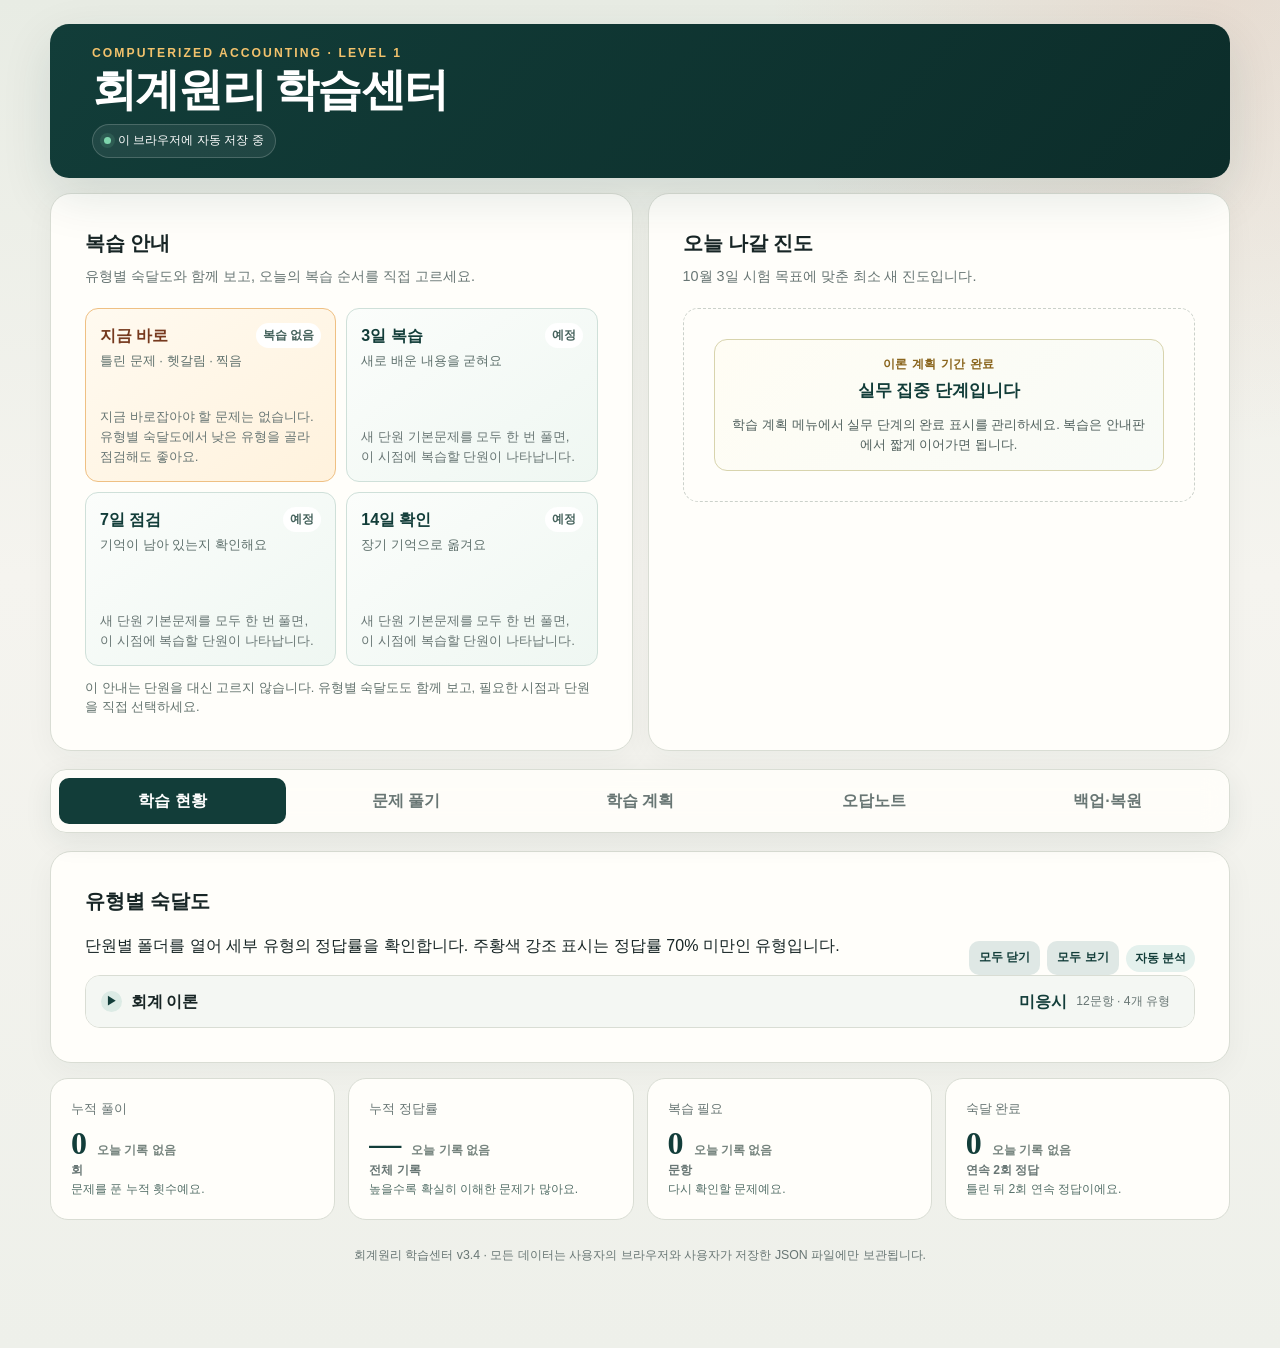
<file: 회계원리_학습센터.html>
<!doctype html>
<html lang="ko">
<head>
  <meta charset="utf-8">
  <meta name="viewport" content="width=device-width,initial-scale=1">
  <meta name="description" content="전산회계 1급 회계원리 누적 오답 학습센터">
  <title>회계원리 학습센터</title>
  <style>
    :root{--ink:#172525;--sub:#687674;--paper:#fffefa;--bg:#edf0e9;--line:#d9ddd4;--deep:#123d39;--green:#1f655b;--mint:#e4f1ed;--orange:#db6b4f;--gold:#e6ae48;--red:#b84f42;--redbg:#fbe9e5;--blue:#305f87;--shadow:0 18px 50px rgba(18,61,57,.12)}
    *{box-sizing:border-box}html{scroll-behavior:smooth}body{margin:0;color:var(--ink);background:radial-gradient(circle at 95% 0,rgba(219,107,79,.13),transparent 28rem),linear-gradient(180deg,#e8ece4,#f5f4ef 36rem,#eef0ea);font-family:"Pretendard","Noto Sans KR","Malgun Gothic",sans-serif;line-height:1.6}button,input,select{font:inherit}
    .app{width:min(1180px,calc(100% - 28px));margin:auto;padding:24px 0 70px}.top{position:relative;overflow:hidden;padding:38px clamp(24px,5vw,58px);color:#fff;border-radius:26px;background:linear-gradient(130deg,var(--deep),#0c2d2a);box-shadow:var(--shadow)}.top:after{content:"✓";position:absolute;right:36px;bottom:-73px;color:rgba(255,255,255,.06);font:700 14rem Georgia,serif}.eyebrow{margin:0 0 8px;color:#f2c26c;font-size:.76rem;font-weight:900;letter-spacing:.17em}.top h1{margin:0;font:700 clamp(2.1rem,5vw,4.1rem)/1.08 Georgia,"Noto Serif KR",serif;letter-spacing:-.04em}.top p:not(.eyebrow){max-width:690px;margin:17px 0 0;color:#d6e5e2}.save-state{display:inline-flex;align-items:center;gap:7px;margin-top:19px;padding:6px 11px;border:1px solid rgba(255,255,255,.18);border-radius:99px;background:rgba(255,255,255,.07);font-size:.78rem}.dot{width:7px;height:7px;border-radius:50%;background:#7ed5ad;box-shadow:0 0 0 4px rgba(126,213,173,.13)}
    .nav{position:sticky;z-index:20;top:8px;display:flex;gap:7px;margin:18px 0;padding:8px;border:1px solid var(--line);border-radius:16px;background:rgba(255,254,250,.92);box-shadow:0 8px 28px rgba(28,51,48,.08);backdrop-filter:blur(12px)}.nav button{flex:1;padding:10px 12px;border:0;border-radius:10px;color:var(--sub);background:transparent;font-weight:850;cursor:pointer}.nav button.active{color:#fff;background:var(--deep)}.view{display:none}.view.active{display:block}
    .grid{display:grid;grid-template-columns:repeat(4,1fr);gap:13px}.stat{padding:20px;border:1px solid var(--line);border-radius:18px;background:var(--paper)}.stat>span{display:block;color:var(--sub);font-size:.79rem}.stat-value{display:flex;align-items:baseline;gap:10px;margin-top:5px}.stat strong{display:block;color:var(--deep);font:700 2rem Georgia,serif}.stat small{display:block;color:var(--sub);font-size:.76rem;line-height:1.45}.stat small b{font-weight:800}.stat-insight{display:block;margin-top:2px;color:#557069}.stat-delta{display:inline-flex;align-items:center;gap:3px;font-size:.78rem;font-style:normal;font-weight:900;white-space:nowrap}.stat-delta.good{color:var(--green)}.stat-delta.caution{color:var(--red)}.stat-delta.down{color:var(--blue)}.stat-delta.neutral{color:#76847e}
    .panel{margin-top:15px;padding:clamp(20px,4vw,34px);border:1px solid var(--line);border-radius:21px;background:var(--paper);box-shadow:0 8px 30px rgba(26,48,45,.045)}.panel h2{margin:0 0 6px;font-size:1.22rem}.panel>.desc{margin:0 0 20px;color:var(--sub);font-size:.9rem}.section-title{display:flex;justify-content:space-between;align-items:end;gap:12px}.pill{padding:4px 9px;color:var(--deep);border-radius:99px;background:var(--mint);font-size:.74rem;font-weight:800}
    .mastery{display:grid;gap:11px}.master-tools{display:flex;align-items:center;gap:7px}.master-tools .btn{padding:7px 10px;font-size:.76rem}.master-folder{overflow:hidden;border:1px solid var(--line);border-radius:15px;background:#fff}.master-folder-head{display:grid;grid-template-columns:auto 1fr auto auto;align-items:center;gap:9px;width:100%;padding:13px 15px;border:0;color:var(--ink);background:#f4f7f3;text-align:left;cursor:pointer}.master-folder-head:hover{background:#edf4ef}.folder-arrow{display:inline-grid;width:21px;height:21px;place-items:center;color:var(--deep);border-radius:50%;background:#dcebe5;font-size:.72rem;transition:transform .18s}.master-folder.open .folder-arrow{transform:rotate(90deg)}.folder-title{font-weight:900;letter-spacing:-.02em}.folder-score{color:var(--deep);font-weight:900}.folder-meta{color:var(--sub);font-size:.76rem}.master-folder-children{display:none;padding:6px 13px 10px}.master-folder.open .master-folder-children{display:grid;gap:8px}.master-row{display:grid;grid-template-columns:180px 1fr 62px;align-items:center;gap:12px;padding:3px 0;font-size:.86rem}.master-label{display:flex;align-items:center;gap:7px;min-height:30px}.master-label b{font-weight:850}.quick-type{width:100%;padding:0;border:0;color:inherit;background:transparent;text-align:left;font:inherit;font-weight:850;cursor:pointer}.quick-type:hover{text-decoration:underline;text-underline-offset:3px}.quick-type:focus-visible{outline:2px solid var(--deep);outline-offset:3px;border-radius:4px}.master-row.needs-review .master-label{padding:5px 7px 5px 9px;border:1px solid #f0bf83;border-radius:8px;background:linear-gradient(90deg,#fff1cf,#fffaf0);box-shadow:inset 4px 0 0 var(--orange)}.master-row.needs-review .master-label b,.master-row.needs-review .quick-type{color:#70351d}.master-row.watch .master-label b{color:#8a651d}.master-row.untried .master-label{color:#88938f}.master-row.untried .master-label:before{content:"";width:7px;height:7px;flex:0 0 7px;border-radius:50%;background:#c1c9c4}.meter{height:9px;overflow:hidden;border-radius:99px;background:#e2e5de}.meter i{display:block;height:100%;border-radius:inherit;background:linear-gradient(90deg,var(--orange),var(--gold),var(--green))}.recommend-list{display:grid;gap:9px}.recommend-item{padding:13px 15px;border:1px solid #cfe0d9;border-radius:12px;background:var(--mint)}.recommend-item b{color:var(--deep)}.recommend-item p{margin:4px 0 0;color:#46635d;font-size:.86rem}.recommend-note{margin:12px 0 0;color:var(--sub);font-size:.83rem}.empty{padding:30px;color:var(--sub);border:1px dashed #cbd1ca;border-radius:15px;text-align:center}
    .controls{display:flex;flex-wrap:wrap;gap:9px;align-items:end}.field{display:grid;gap:5px;min-width:180px;flex:1}.field label{color:var(--sub);font-size:.76rem;font-weight:800}.field input,.field select{width:100%;padding:11px 12px;color:var(--ink);border:1px solid var(--line);border-radius:10px;background:#fff}.btn{padding:11px 17px;border:0;border-radius:10px;font-weight:850;cursor:pointer;transition:.15s}.btn:hover{transform:translateY(-1px)}.btn:disabled{opacity:.42;cursor:not-allowed;transform:none}.primary{color:#fff;background:var(--deep)}.accent{color:#fff;background:var(--orange)}.soft{color:var(--deep);background:#dfe8e5}.danger{color:var(--red);background:var(--redbg)}.study-guide{margin-top:18px;padding:18px;border:1px solid #cddfd7;border-radius:15px;background:linear-gradient(135deg,#f4faf6,#fffdf7)}.study-guide-head{display:flex;align-items:center;justify-content:space-between;gap:10px}.study-guide h3{margin:0;color:var(--deep);font-size:1.06rem}.study-guide-lead{margin:5px 0 13px;color:#46635d;font-size:.92rem;font-weight:700}.guide-steps{display:grid;grid-template-columns:repeat(3,minmax(0,1fr));gap:8px;margin:0;padding:0;list-style:none;counter-reset:guide}.guide-steps li{position:relative;min-height:98px;padding:12px 11px 11px 42px;border:1px solid #dfe5dc;border-radius:11px;background:rgba(255,255,255,.8);counter-increment:guide}.guide-steps li:before{content:counter(guide);position:absolute;top:12px;left:11px;display:grid;width:22px;height:22px;place-items:center;color:#fff;border-radius:50%;background:var(--green);font-size:.81rem;font-weight:900}.guide-steps b{display:block;margin-bottom:3px;color:var(--deep);font-size:.91rem}.guide-steps span{display:block;color:var(--sub);font-size:.83rem;line-height:1.45}.guide-steps em{display:block;margin-bottom:3px;color:#724a1d;font-style:normal;font-weight:800}.guide-choices{display:grid;grid-template-columns:1fr 1fr;gap:9px;margin-top:10px}.guide-choice{padding:11px 13px;border-left:4px solid var(--gold);border-radius:9px;background:#fff8e9;color:#65533a;font-size:.87rem}.guide-choice strong{display:block;margin-bottom:3px;color:#70351d}.guide-choice p{margin:0;line-height:1.5}
    .session-head{display:none;align-items:center;gap:12px;margin:15px 0;padding:13px 16px;border:1px solid var(--line);border-radius:14px;background:rgba(255,254,250,.94)}.session-head.show{display:flex}.track{height:8px;flex:1;overflow:hidden;border-radius:99px;background:#dfe3dc}.bar{height:100%;width:0;border-radius:inherit;background:linear-gradient(90deg,var(--orange),var(--gold));transition:.25s}.question{display:none}.question.show{display:block}.qhead{display:flex;justify-content:space-between;gap:12px}.qnum{color:var(--orange);font:700 1.1rem Georgia,serif}.tags{display:flex;flex-wrap:wrap;justify-content:flex-end;gap:5px}.tag{padding:3px 8px;color:var(--deep);border-radius:99px;background:var(--mint);font-size:.8125rem;font-weight:800}.variant{color:#7c4c13;background:#fff0d3}.question h3{margin:14px 0 20px;font-size:clamp(1.08rem,2.5vw,1.3rem);line-height:1.65}.case{margin:-5px 0 19px;padding:13px 16px;border-left:4px solid var(--gold);background:#fff5df;color:#624f30;font-size:.9375rem}.options{display:grid;grid-template-columns:repeat(2,minmax(0,1fr));gap:9px}.option{position:relative;display:flex;align-items:flex-start;gap:10px;padding:13px 14px;min-height:54px;border:1px solid var(--line);border-radius:12px;background:#fff;cursor:pointer}.option input{position:absolute;opacity:0}.mark{display:grid;width:24px;height:24px;flex:0 0 24px;place-items:center;border:1px solid #bac2be;border-radius:50%;color:var(--sub);font-size:.8125rem;font-weight:850}.option:has(input:checked){border-color:var(--green);background:var(--mint)}.option:has(input:checked) .mark{color:#fff;border-color:var(--green);background:var(--green)}.question.graded .option{cursor:default}.question.graded .option.correct{border-color:var(--green);background:#e3f3ec}.question.graded .option.wrong{border-color:var(--red);background:var(--redbg)}.why{display:none;margin-top:16px;padding:15px 17px;border-radius:12px;background:#f0f2ed;color:#50605d;font-size:1rem;line-height:1.7}.question.graded .why{display:block}.why b{color:var(--deep)}.qactions{display:flex;justify-content:space-between;gap:10px;margin-top:17px}
    .result{display:none;text-align:center}.result.show{display:block}.bigscore{color:var(--deep);font:700 clamp(3rem,8vw,5rem)/1 Georgia,serif}.result p{color:var(--sub)}.result-actions{display:flex;flex-wrap:wrap;justify-content:center;gap:9px}.mistake-reason,.understanding-note{margin-top:16px;padding:15px 17px;border:1px solid #f0bf83;border-radius:12px;background:#fff8e9}.mistake-reason strong,.understanding-note strong{display:block;margin-bottom:9px;color:#70351d}.understanding-note p{margin:0;color:#725641;font-size:.9rem}.reason-actions{display:flex;flex-wrap:wrap;gap:8px}.reason-actions .btn{flex:1;min-width:150px}.confidence{display:flex;align-items:center;gap:8px;flex-wrap:wrap;margin-top:16px;padding:11px 12px;border:1px solid var(--line);border-radius:12px;background:#f7f8f4}.confidence-label{font-size:.82rem;font-weight:800;color:var(--sub);margin-right:3px}.confidence-option{display:flex;align-items:center;gap:5px;padding:5px 8px;border:1px solid transparent;border-radius:8px;cursor:pointer;font-size:.88rem;font-weight:700}.confidence-option:has(input:checked){background:#e1f0eb;border-color:#a7cec0;color:var(--deep)}.confidence-option input{accent-color:var(--deep)}.confidence-memo{margin-top:10px;padding:12px 13px;border:1px solid #d7b77e;border-radius:11px;background:#fffdf7}.confidence-memo label{display:block;color:#70351d;font-size:.84rem;font-weight:850}.confidence-memo label span{color:var(--sub);font-size:.75rem;font-weight:600}.confidence-memo textarea{display:block;box-sizing:border-box;width:100%;min-height:68px;resize:vertical;margin-top:7px;padding:9px 10px;border:1px solid #d7b77e;border-radius:8px;font:inherit;font-size:.88rem;background:#fff}.confidence-memo p{margin:5px 0 0;color:#725641;font-size:.76rem}.question-table-wrap{margin:14px 0 18px;overflow-x:auto;border:1px solid #cad8d2;border-radius:12px;background:#fff}.question-table{width:100%;min-width:520px;border-collapse:collapse;font-size:.92rem}.question-table th,.question-table td{padding:11px 14px;border-bottom:1px solid #dce5df;text-align:center;white-space:nowrap}.question-table th{color:#314d46;background:#edf5f0;font-weight:900}.question-table tbody tr:last-child td{border-bottom:0}.question-table tbody tr:nth-child(even){background:#fbfcfa}.status.hold{color:#80550b;background:#fff0d2}.quick-modal{position:fixed;z-index:50;inset:0;display:grid;place-items:center;padding:18px;background:rgba(13,37,34,.45);backdrop-filter:blur(3px)}.quick-modal[hidden]{display:none}.quick-dialog{position:relative;width:min(560px,100%);padding:clamp(22px,5vw,30px);border:1px solid rgba(255,255,255,.6);border-radius:20px;background:var(--paper);box-shadow:0 24px 60px rgba(0,0,0,.22)}.quick-close{position:absolute;top:13px;right:13px;width:32px;height:32px;padding:0;border:0;border-radius:50%;color:var(--sub);background:#edf0e9;font-size:1.25rem;cursor:pointer}.quick-dialog h3{margin:0;color:var(--deep);font-size:1.3rem}.quick-dialog .eyebrow{margin-bottom:4px;color:var(--orange)}.quick-dialog p{margin:5px 0;color:var(--sub);font-size:.88rem}.quick-actions{display:grid;grid-template-columns:1fr 1fr;gap:9px;margin-top:17px}.quick-action{min-height:90px;padding:13px;border:1px solid #cddfd7;border-radius:12px;color:var(--deep);background:#f7fbf8;text-align:left;font:inherit;cursor:pointer}.quick-action:hover:not(:disabled){border-color:var(--green);background:#e7f2ec}.quick-action:disabled{opacity:.45;cursor:not-allowed}.quick-action b{display:block;font-size:.9rem}.quick-action small{display:block;margin-top:4px;color:var(--sub);font-size:.76rem}.quick-action.recommended{border-color:#e6ae48;background:#fff8e8}.quick-note{margin-top:12px!important;padding:10px 12px;border-radius:9px;background:#f0f2ed;color:#50605d!important;font-size:.8rem!important}
    .records{width:100%;border-collapse:collapse;font-size:.86rem}.records th,.records td{padding:11px 9px;border-bottom:1px solid var(--line);text-align:left}.records th{color:var(--sub);font-size:.75rem}.status{display:inline-block;padding:3px 8px;border-radius:99px;font-size:.72rem;font-weight:850}.need{color:var(--red);background:var(--redbg)}.done{color:var(--green);background:var(--mint)}.new{color:var(--blue);background:#e5eef6}
    .manual{display:flex;flex-wrap:wrap;gap:9px}.manual input{flex:2;min-width:220px;padding:11px 12px;border:1px solid var(--line);border-radius:10px}.notice{display:none;margin-top:12px;padding:11px 14px;border-radius:10px;background:var(--mint);color:var(--deep);font-size:.85rem}.notice.show{display:block}.backup-grid{display:grid;grid-template-columns:1fr 1fr;gap:15px}.drop{padding:23px;border:1px dashed #aebbb6;border-radius:15px;background:#fafbf8;text-align:center}.drop input{max-width:100%}.warning{padding:13px 15px;border-left:4px solid var(--orange);background:var(--redbg);color:#69443d;font-size:.87rem}.footer{margin-top:26px;color:var(--sub);font-size:.77rem;text-align:center}
    @media(max-width:780px){.app{width:min(100% - 18px,1180px);padding-top:9px}.top{padding:33px 22px;border-radius:19px}.nav{overflow:auto}.nav button{min-width:95px}.grid{grid-template-columns:1fr 1fr}.scope{grid-template-columns:1fr 1fr}.options{grid-template-columns:1fr}.section-title{align-items:flex-start;flex-direction:column}.master-tools{align-self:flex-end}.master-row{grid-template-columns:135px 1fr 52px;gap:8px}.master-label{align-items:flex-start;flex-direction:column;gap:2px}.master-row.needs-review .master-label{padding:5px 6px 5px 8px}.master-folder-head{grid-template-columns:auto 1fr auto;gap:7px}.folder-meta{grid-column:2 / -1;grid-row:2}.backup-grid,.guide-choices,.quick-actions{grid-template-columns:1fr}.guide-steps{grid-template-columns:1fr}.guide-steps li{min-height:auto}.records{display:block;overflow-x:auto}.qactions{flex-wrap:wrap}}@media print{.top,.nav,.controls,.qactions,.footer{display:none!important}.view{display:none!important}#recordsView{display:block!important}.panel{box-shadow:none}}
    .recommend-item{width:100%;text-align:left;font:inherit;cursor:pointer;transition:.15s}.recommend-item:hover{border-color:var(--green);background:#e7f2ec;transform:translateY(-1px)}.recommend-item:focus-visible{outline:3px solid #e6ae48;outline-offset:3px}.master-folder-head{grid-template-columns:auto 1fr auto auto auto}.folder-delta{font-size:.78rem;font-weight:900;white-space:nowrap}.folder-delta.up{color:#d94235}.folder-delta.down{color:#52718a}.folder-delta.flat,.folder-delta.new{color:#76847e}.folder-meta .today-count{color:#8a651d;font-weight:850}.top-dashboard-grid{display:grid;grid-template-columns:1fr 1fr;gap:15px}.top-dashboard-grid .panel{margin-top:15px}.today-goal{padding:15px;border:1px solid #d8d4ad;border-radius:13px;background:linear-gradient(135deg,#fffdf4,#f8fbf7)}.goal-kicker{margin:0;color:#8a651d;font-size:.76rem;font-weight:900;letter-spacing:.04em}.today-goal h3{margin:4px 0 7px;color:var(--deep);font-size:1.05rem}.goal-unit-highlight{color:var(--blue);font-size:1.5em}.goal-progress{display:flex;align-items:center;justify-content:center;gap:9px;margin:8px 0;text-align:center}.goal-progress strong{color:#d94235;font:700 2.4rem Georgia,serif}.goal-progress span{color:#46635d;font-size:.82rem;font-weight:800}.goal-status{margin:8px 0 0;padding:9px 11px;border-radius:9px;background:#eff5f1;color:#46635d;font-size:.82rem}.goal-status.ahead{background:#e4f2ea;color:#17604c}.goal-status.behind{background:#fff0e2;color:#8a3e22}.goal-routine{margin:10px 0 0;color:#50605d;font-size:.8rem;line-height:1.55}.plan-summary{display:grid;grid-template-columns:repeat(4,1fr);gap:11px;margin:18px 0}.plan-stat{padding:15px 16px;border:1px solid #d4e0da;border-radius:14px;background:#f6faf7}.plan-stat span{display:block;color:var(--sub);font-size:.77rem;font-weight:800}.plan-stat strong{display:block;margin-top:5px;color:var(--deep);font:700 1.45rem Georgia,serif}.plan-stat small{display:block;margin-top:3px;color:#557069;font-size:.76rem}.plan-auto{margin:0 0 15px;padding:12px 14px;border-radius:11px;background:#f0f5f2;color:#46635d;font-size:.86rem}.plan-auto b{color:var(--deep)}.plan-timeline{display:grid;gap:10px;margin:0;padding:0;list-style:none}.plan-step{display:grid;grid-template-columns:auto 1fr auto;align-items:center;gap:13px;padding:15px;border:1px solid var(--line);border-radius:14px;background:#fff}.plan-step.done{border-color:#a6d0bf;background:#f0faf5}.plan-check{display:grid;width:25px;height:25px;place-items:center}.plan-check input{width:18px;height:18px;accent-color:var(--green);cursor:pointer}.plan-step h3{margin:0;color:var(--deep);font-size:1rem}.plan-step p{margin:4px 0 0;color:var(--sub);font-size:.84rem;line-height:1.5}.plan-period{display:grid;justify-items:end;gap:4px;text-align:right}.plan-period b{color:#70351d;font-size:.84rem}.plan-period span{padding:3px 7px;border-radius:99px;background:#edf2ee;color:#587068;font-size:.72rem;font-weight:850}.plan-period span.now{color:#7a4b13;background:#fff0d3}.plan-period span.done{color:#17604c;background:#dff0e8}.plan-note{margin:15px 0 0;color:var(--sub);font-size:.8rem}.top{padding:20px clamp(22px,4vw,42px);border-radius:19px}.top:after{display:none}.eyebrow{margin-bottom:3px}.top h1{font-size:clamp(1.9rem,4vw,2.8rem)}.top p:not(.eyebrow){display:none}.save-state{margin-top:9px}@media(max-width:780px){.master-folder-head{grid-template-columns:auto 1fr auto auto}.folder-meta{grid-column:2 / -1;grid-row:2}.top-dashboard-grid{grid-template-columns:1fr}.plan-summary{grid-template-columns:1fr 1fr}.plan-step{grid-template-columns:auto 1fr}.plan-period{grid-column:2;text-align:left;justify-items:start}}
    /* 문제의 자료·조건 상자에서 줄바꿈과 항목 기호를 그대로 표시한다. */
    .case{line-height:1.7;white-space:pre-line}.dashboard-summary{margin-top:15px}.recommend-focus{padding:17px 18px;border:1px solid #cfe0d9;border-radius:13px;background:linear-gradient(135deg,#f8fcf9,#eaf5f0)}.recommend-kicker{margin:0;color:#8a651d;font-size:.76rem;font-weight:900;letter-spacing:.02em}.recommend-focus h3{margin:4px 0 5px;color:var(--deep);font-size:1.08rem}.recommend-focus h3 b{color:#c34d39}.recommend-reason{margin:0 0 12px;color:#46635d;font-size:.86rem}.recommend-focus .btn{padding:9px 13px;font-size:.88rem}.recommend-focus .recommend-note{margin:10px 0 0;color:#63736e;font-size:.77rem;line-height:1.45}
    .review-guide{display:grid;grid-template-columns:repeat(2,minmax(0,1fr));gap:10px}.review-slot{display:flex;flex-direction:column;min-height:174px;padding:14px;border:1px solid #cfe0d9;border-radius:13px;background:linear-gradient(145deg,#fbfdfb,#eff7f2)}.review-slot.now{border-color:#efc083;background:linear-gradient(145deg,#fffaf0,#fff2dd)}.review-slot-head{display:flex;align-items:flex-start;justify-content:space-between;gap:8px}.review-slot h3{margin:0;color:var(--deep);font-size:1rem}.review-slot.now h3{color:#76391e}.review-stage-desc{margin:2px 0 0;color:#5f716d;font-size:.82rem;line-height:1.45}.review-slot-count{padding:3px 7px;color:#46635d;border-radius:99px;background:#fff;font-size:.76rem;font-weight:850;white-space:nowrap}.review-choice-list{display:flex;flex-wrap:wrap;gap:7px;margin-top:12px}.review-choice{display:flex;flex:1 1 150px;align-items:center;justify-content:space-between;gap:7px;padding:9px 10px;border:1px solid #aacbbd;border-radius:9px;color:var(--deep);background:#fff;text-align:left;font:inherit;font-size:.84rem;font-weight:850;cursor:pointer;transition:.15s}.review-slot.now .review-choice{border-color:#edc183}.review-choice:hover{border-color:var(--green);background:#e6f2eb;transform:translateY(-1px)}.review-slot.now .review-choice:hover{background:#fff0d8}.review-choice small{color:#59706a;font-size:.74rem;font-weight:700;white-space:nowrap}.review-empty{margin:auto 0 0;padding-top:13px;color:var(--sub);font-size:.84rem;line-height:1.5}.review-complete{margin:auto 0 0;padding-top:13px;color:#17604c;font-size:.84rem;font-weight:800;line-height:1.5}.review-more{margin-top:8px;color:#587068;font-size:.8rem}.review-more summary{cursor:pointer;font-weight:800}.review-more .review-choice-list{margin-top:7px}.review-guide-note{grid-column:1/-1;margin:2px 0 0;color:#63736e;font-size:.8rem;line-height:1.5}.guide-complete{margin:14px 0 0;padding:10px 12px;border-radius:10px;background:#e4f2ea;color:#17604c;font-size:.9rem;font-weight:800}
    @media(max-width:780px){.review-guide{grid-template-columns:1fr}}
  </style>
</head>
<body>
<main class="app">
  <header class="top">
    <p class="eyebrow">COMPUTERIZED ACCOUNTING · LEVEL 1</p>
    <h1>회계원리 학습센터</h1>
    <p>틀린 문제를 잊지 않고 쌓아 두고, 다시 풀고, 같은 개념의 새로운 응용문제로 익히는 개인 학습 공간입니다.</p>
    <span class="save-state"><i class="dot"></i> 이 브라우저에 자동 저장 중</span>
  </header>

  <div class="top-dashboard-grid">
    <section class="panel top-recommendation">
      <h2>복습 안내</h2><p class="desc">유형별 숙달도와 함께 보고, 오늘의 복습 순서를 직접 고르세요.</p>
      <div id="recommendation" class="empty">아직 풀이 기록이 없습니다. 첫 문제를 풀어 보세요.</div>
    </section>
    <section class="panel today-goal-panel">
      <h2>오늘 나갈 진도</h2><p class="desc">10월 3일 시험 목표에 맞춘 최소 새 진도입니다.</p>
      <div id="todayGoal" class="empty">학습 계획을 계산하고 있습니다.</div>
    </section>
  </div>

  <nav class="nav" aria-label="주요 메뉴">
    <button class="active" data-view="dashboard">학습 현황</button>
    <button data-view="practice">문제 풀기</button>
    <button data-view="plan">학습 계획</button>
    <button data-view="records">오답노트</button>
    <button data-view="backup">백업·복원</button>
  </nav>

  <section class="view active" id="dashboardView">
    <div class="panel">
      <div class="section-title"><div><h2>유형별 숙달도</h2><p class="desc">단원별 폴더를 열어 세부 유형의 정답률을 확인합니다. 주황색 강조 표시는 정답률 70% 미만인 유형입니다.</p></div><div class="master-tools"><button class="btn soft" id="masteryCloseAll" type="button">모두 닫기</button><button class="btn soft" id="masteryOpenAll" type="button">모두 보기</button><span class="pill">자동 분석</span></div></div>
      <div class="mastery" id="masteryChart"></div>
    </div>
    <div class="grid dashboard-summary">
      <div class="stat"><span>누적 풀이</span><div class="stat-value"><strong id="totalAttempts">0</strong><em class="stat-delta neutral" id="totalAttemptsDelta">오늘 기록 없음</em></div><small><b>회</b><span class="stat-insight" id="totalAttemptsInsight">문제를 푼 누적 횟수예요.</span></small></div>
      <div class="stat"><span>누적 정답률</span><div class="stat-value"><strong id="accuracy">—</strong><em class="stat-delta neutral" id="accuracyDelta">오늘 기록 없음</em></div><small><b>전체 기록</b><span class="stat-insight" id="accuracyInsight">높을수록 확실히 이해한 문제가 많아요.</span></small></div>
      <div class="stat"><span>복습 필요</span><div class="stat-value"><strong id="unresolved">0</strong><em class="stat-delta neutral" id="unresolvedDelta">오늘 기록 없음</em></div><small><b>문항</b><span class="stat-insight" id="unresolvedInsight">다시 확인할 문제예요.</span></small></div>
      <div class="stat"><span>숙달 완료</span><div class="stat-value"><strong id="mastered">0</strong><em class="stat-delta neutral" id="masteredDelta">오늘 기록 없음</em></div><small><b>연속 2회 정답</b><span class="stat-insight" id="masteredInsight">틀린 뒤 2회 연속 정답이에요.</span></small></div>
    </div>
  </section>

  <section class="view" id="planView">
    <div class="panel">
      <div class="section-title"><div><h2>학습 계획</h2><p class="desc">10월 3일 시험까지의 이론·실무·기출 목표입니다. 학습센터의 실제 풀이 기록이 자동으로 반영됩니다.</p></div><span class="pill">자동 반영</span></div>
      <div id="studyPlan"></div>
    </div>
  </section>

  <section class="view" id="practiceView">
    <div class="panel" id="setupPanel">
      <h2>학습 세션 만들기</h2><p class="desc">단원과 문제팩 출처, 학습 방식을 고른 뒤 시작하세요.</p>
      <div class="controls">
        <div class="field"><label for="chapterSelect">단원</label><select id="chapterSelect"></select></div>
        <div class="field"><label for="sourceSelect">문제팩 출처</label><select id="sourceSelect"></select></div>
        <div class="field"><label for="modeSelect">학습 방식</label><select id="modeSelect"><option value="all">전체 문제</option><option value="wrong">틀린 문제만</option><option value="weak">취약 유형 집중</option><option value="variant">틀린 유형 변형문제</option></select></div>
        <div class="field"><label for="limitSelect">문항 수</label><select id="limitSelect"><option value="5">5문항 · 빠른 복습</option><option value="10" selected>10문항 · 권장</option><option value="20">20문항 · 집중 점검</option><option value="999">가능한 문제 모두</option></select></div>
        <button class="btn primary" id="startBtn">학습 시작</button>
      </div>
       <div class="notice show" id="mixGuide">권장 10문항은 기본문제와 변형문제를 섞어 핵심 개념을 빠르게 점검합니다.</div>
       <div class="notice" id="setupNotice"></div>
       <aside class="study-guide" aria-label="추천 학습 순서">
         <div class="study-guide-head"><h3>추천 학습 순서</h3><span class="pill">약점 보강용</span></div>
         <p class="study-guide-lead">교재 전체 → AI 응용 전체 → 틀린 문제만 → 취약 유형 집중 → 틀린 유형 변형 → 통합 전체 점검</p>
         <ol class="guide-steps">
           <li><b>새 단원 시작</b><span><em>교재 문제팩 → 전체 문제 → 가능한 문제 모두</em>교재 핵심 유형부터 이해합니다.</span></li>
           <li><b>이해 확인</b><span><em>GPT 또는 Claude → 전체 문제 → 10문항</em>새 상황에서도 풀리는지 확인합니다.</span></li>
           <li><b>첫 복습</b><span><em>통합 학습 → 틀린 문제만 → 5~10문항</em>틀린 문제를 먼저 바로잡습니다.</span></li>
           <li><b>약점 보강</b><span><em>통합 학습 → 취약 유형 집중 → 5~10문항</em>같은 유형을 반복해서 틀릴 때 선택합니다.</span></li>
           <li><b>진짜 이해 확인</b><span><em>통합 학습 → 틀린 유형 변형문제 → 5~10문항</em>답 암기가 아닌 개념 이해를 확인합니다.</span></li>
           <li><b>단원 마무리</b><span><em>통합 학습 → 전체 문제 → 10문항</em>오답이 줄었을 때 섞어서 최종 점검합니다.</span></li>
         </ol>
         <div class="guide-choices">
           <div class="guide-choice"><strong>문제팩 출처는 이렇게</strong><p>처음에는 <b>교재 문제팩</b>, 응용 연습은 <b>GPT·Claude 문제팩</b>, 마지막 점검과 복습은 <b>통합 학습</b>을 추천합니다. 교재 문제팩이 없으면 학습센터 기본 문제 또는 가져온 문제팩부터 시작하세요.</p></div>
           <div class="guide-choice"><strong>학습 방식은 이렇게</strong><p><b>전체 문제</b>는 새 단원·마무리 점검, <b>틀린 문제만</b>은 첫 복습, <b>취약 유형 집중</b>은 반복 실수, <b>틀린 유형 변형문제</b>는 개념 이해 확인에 사용합니다.</p></div>
         </div>
       </aside>
     </div>
    <div class="session-head" id="sessionHead"><div class="track"><div class="bar" id="sessionBar"></div></div><b id="sessionCount">1 / 1</b></div>
    <div class="panel question" id="questionCard"></div>
    <div class="panel result" id="sessionResult"></div>
  </section>

  <section class="view" id="recordsView">
    <div class="panel">
      <h2>기존 문제 오답 직접 등록</h2>
      <p class="desc">원본 HTML에서 먼저 푼 경우, 문제팩 출처를 고른 뒤 틀린 번호를 입력하면 누적 오답에 포함됩니다.</p>
      <div class="manual">
        <select id="manualChapter"></select>
        <select id="manualSource"></select>
        <input id="manualNumbers" placeholder="예: 3, 7, 9" aria-label="틀린 문제 번호">
        <button class="btn accent" id="manualAdd">오답 등록</button>
      </div>
      <div class="notice" id="manualNotice"></div>
    </div>
    <div class="panel">
      <div class="section-title"><div><h2>누적 오답노트</h2><p class="desc">숙달 후에도 이력은 삭제되지 않습니다.</p></div><button class="btn soft" id="printBtn">인쇄</button></div>
      <div id="recordsTable"></div>
    </div>
  </section>

  <section class="view" id="backupView">
    <div class="panel">
      <h2>새 단원 문제팩 가져오기</h2>
      <p class="desc">교재 자료가 있든 없든, 제가 만들어 드린 UTF-8 문제팩 JSON을 선택하면 새 단원과 변형문제가 학습센터에 추가됩니다.</p>
      <div class="drop">
        <div class="field"><label for="packFile">가져올 문제팩 JSON</label><input type="file" id="packFile" accept=".json,application/json"></div>
        <p>기존 학습기록은 건드리지 않으며, 같은 문제 ID는 최신 문제팩 내용으로 갱신합니다.</p>
        <button class="btn primary" id="packImportBtn">문제팩 추가</button>
      </div>
      <div class="notice" id="packNotice"></div>
    </div>
    <div class="panel">
      <h2>JSON 백업·복원</h2>
      <p class="desc">파일 이름을 한글로 자유롭게 정할 수 있습니다. JSON 내부도 UTF-8 한글로 저장됩니다.</p>
      <div class="backup-grid">
        <div class="drop">
          <div class="field"><label for="backupName">저장할 파일 이름</label><input id="backupName" value="기초이론 학습기록"></div>
          <p>문제은행, 오답 이력, 숙달도와 설정을 한 파일로 저장합니다.</p>
          <button class="btn primary" id="exportBtn">JSON 저장</button>
        </div>
        <div class="drop">
          <div class="field"><label for="importFile">복원할 JSON 파일</label><input type="file" id="importFile" accept=".json,application/json"></div>
          <p><b>기록 합치기</b>: 현재 기록을 유지하고 JSON의 기록을 더합니다. 단원별 백업을 모을 때 사용하세요.</p>
          <p><b>백업으로 교체</b>: 현재 기록을 지우고 JSON 저장 당시 상태로 되돌립니다. 기기 이전이나 복구할 때 사용하세요.</p>
          <button class="btn soft" id="mergeBtn">기록 합치기</button>
          <button class="btn danger" id="replaceBtn">백업으로 교체</button>
        </div>
      </div>
      <div class="notice" id="backupNotice"></div>
    </div>
    <div class="panel">
      <h2>데이터 관리 원칙</h2>
      <div class="warning">브라우저 기록을 삭제하면 내부 저장소도 지워질 수 있습니다. 단원이 끝날 때마다 한글 이름으로 JSON 백업을 저장해 두세요.</div>
    </div>
  </section>
  <div class="quick-modal" id="quickModal" hidden aria-hidden="true">
    <div class="quick-dialog" role="dialog" aria-modal="true" aria-labelledby="quickTitle">
      <button class="quick-close" id="quickClose" type="button" aria-label="빠른 복습 닫기">×</button>
      <p class="eyebrow">QUICK REVIEW</p>
      <h3 id="quickTitle">빠른 복습</h3>
      <p id="quickMeta"></p>
      <div class="quick-actions">
        <button class="quick-action recommended" type="button" data-quick-action="wrong" data-quick-limit="5"><b>추천 · 틀린 문제만</b><small>5문항으로 먼저 바로잡기</small></button>
        <button class="quick-action" type="button" data-quick-action="weak" data-quick-limit="5"><b>취약 유형 집중</b><small>5문항으로 같은 유형 연습</small></button>
        <button class="quick-action" type="button" data-quick-action="variant" data-quick-limit="5"><b>틀린 유형 변형문제</b><small>5문항으로 개념 이해 확인</small></button>
        <button class="quick-action" type="button" data-quick-action="weak" data-quick-limit="10"><b>10문항으로 충분히 점검</b><small>같은 유형을 넓게 다시 풀기</small></button>
      </div>
      <p class="quick-note" id="quickNote">추천 순서: 틀린 문제만 → 취약 유형 집중 → 변형문제 → 통합 전체 점검</p>
    </div>
  </div>
<p class="footer">회계원리 학습센터 v3.4 · 모든 데이터는 사용자의 브라우저와 사용자가 저장한 JSON 파일에만 보관됩니다.</p>
</main>

<script>
"use strict";
const APP_KEY="accountingStudyCenter_v1";
const APP_VERSION="3.4";
const baseQuestions=[
 {id:"BASIC-001",chapter:"기초이론",number:1,type:"회계의 기본가정",concept:"기간별보고",q:"12월 31일 결산법인이 아직 사용하지 않은 보험료를 선급비용으로 조정하였다. 이러한 기말결산정리가 필요한 가장 직접적인 근거는?",o:["기업실체의 가정","기간별보고의 가정","화폐단위의 가정","기업소유주의 가정"],a:1,e:"계속되는 기업활동을 일정한 기간으로 나누어 보고하기 때문에 각 기간에 귀속될 수익과 비용을 결산 때 조정합니다."},
 {id:"BASIC-002",chapter:"기초이론",number:2,type:"회계의 기본가정",concept:"기업실체",q:"개인기업의 대표가 가족여행 비용을 사업용 카드로 결제했다. 회계담당자가 이를 대표자 인출금으로 처리한 근거가 되는 가정은?",o:["계속기업의 가정","기간별보고의 가정","기업실체의 가정","발생주의 가정"],a:2,e:"회계상 기업과 소유주는 별개의 실체이므로 소유주의 사적 지출은 기업의 비용이 아닙니다."},
 {id:"BASIC-003",chapter:"기초이론",number:3,type:"회계의 기본가정",concept:"계속기업",q:"회사가 보유한 기계를 당장 처분할 때의 급매가격이 아니라 내용연수 동안 감가상각하는 데 가장 관련 깊은 기본가정은?",o:["계속기업의 가정","기업실체의 가정","화폐단위의 가정","객관성의 원칙"],a:0,e:"기업이 가까운 미래에 청산하지 않고 영업을 계속할 것이라는 전제에서 자산을 사용기간에 걸쳐 비용화합니다."},
 {id:"BASIC-004",chapter:"기초이론",number:4,type:"회계정보의 질적특성",concept:"목적적합성",q:"투자자가 다음 해 매출을 예측하는 데 도움이 되도록 제품군별 매출 추세를 공시했다. 가장 직접적으로 관련된 질적특성은?",o:["검증가능성","비교가능성","이해가능성","목적적합성"],a:3,e:"미래 결과를 예측하는 데 도움을 주는 예측가치는 목적적합성의 핵심 요소입니다."},
 {id:"BASIC-005",chapter:"기초이론",number:5,type:"회계정보의 질적특성",concept:"충실한 표현",q:"회계정보가 완전하고 중립적이며 중요한 오류가 없도록 작성되어야 한다는 요구를 가장 잘 나타내는 것은?",o:["목적적합성","충실한 표현","적시성","이해가능성"],a:1,e:"완전성·중립성·무오류성은 경제적 현상을 충실하게 표현하기 위한 요소입니다."},
 {id:"BASIC-006",chapter:"기초이론",number:6,type:"회계정보의 질적특성",concept:"비교가능성",q:"기업이 정당한 사유 없이 매년 재고자산 평가방법을 바꾼다면 가장 크게 훼손될 수 있는 회계정보의 특성은?",o:["적시성","검증가능성","비교가능성","중립성"],a:2,e:"회계정책의 일관성은 기간 간 비교를 가능하게 합니다."},
 {id:"BASIC-007",chapter:"기초이론",number:7,type:"재무제표",concept:"재무상태표 배열",q:"일반기업회계기준상 재무상태표의 표시와 관련한 설명으로 옳지 않은 것은?",o:["자산은 원칙적으로 유동자산과 비유동자산으로 구분한다.","자산과 부채는 원칙적으로 유동성이 낮은 항목부터 배열한다.","부채는 원칙적으로 유동부채와 비유동부채로 구분한다.","자본에는 자본금과 이익잉여금 등이 포함된다."],a:1,e:"일반적인 재무상태표는 현금화 또는 결제 시점이 빠른, 즉 유동성이 높은 항목부터 배열합니다."},
 {id:"BASIC-008",chapter:"기초이론",number:8,type:"재무제표",concept:"작성 책임",q:"외부감사인이 적정의견을 표명한 회사의 재무제표에서 중요한 오류가 발견되었다. 재무제표 작성과 표시에 대한 일차적 책임자는?",o:["회사의 경영진","외부감사인","세무서","회사의 채권자"],a:0,e:"외부감사인은 의견을 표명하지만 재무제표 작성과 공정한 표시의 책임은 경영진에게 있습니다."},
 {id:"BASIC-009",chapter:"기초이론",number:9,type:"회계절차",concept:"시산표 오류",q:"다음 오류 중 합계시산표의 차변 합계와 대변 합계가 일치하지 않아 발견할 가능성이 가장 높은 것은?",o:["거래 전체를 분개하지 않았다.","차변과 대변에 같은 오금액을 기록했다.","차변계정과 대변계정을 서로 바꾸어 기록했다.","차변 금액만 두 번 전기했다."],a:3,e:"한쪽만 이중 전기하면 차변·대변 합계가 달라집니다. 양쪽에 같은 영향을 준 오류는 합계가 일치할 수 있습니다."},
 {id:"BASIC-010",chapter:"기초이론",number:10,type:"재무제표",concept:"재무제표 역할",q:"재무제표와 제공 정보의 연결로 옳지 않은 것은?",o:["재무상태표 — 일정 시점의 자산·부채·자본","손익계산서 — 일정 기간의 경영성과","현금흐름표 — 일정 시점의 현금 잔액만 표시","주석 — 재무제표 항목의 보충 설명과 미인식 정보"],a:2,e:"현금흐름표는 일정 기간의 현금 유입과 유출을 영업·투자·재무활동으로 구분하여 보여 줍니다."},
 {id:"BASIC-011",chapter:"기초이론",number:11,type:"재무제표",concept:"자산 분류",q:"다음 자산의 재무상태표 분류가 올바르게 연결된 것은?",o:["상품 — 유형자산","건설중인자산 — 유형자산","영업용 특허권 — 투자자산","1년 후 사용할 장기선급비용 — 유동자산"],a:1,e:"건설중인자산은 완성 전의 유형자산입니다. 상품은 재고자산, 특허권은 무형자산입니다."},
 {id:"BASIC-012",chapter:"기초이론",number:12,type:"회계절차",concept:"발생주의",q:"12월에 서비스를 제공했으나 아직 청구하지 않았고 대금 2,000,000원은 다음 해 1월에 받기로 했다. 12월 결산 시 올바른 처리는?",o:["1월에 현금을 받을 때 수익을 인식한다.","12월에 부채를 인식한다.","12월과 1월에 각각 절반씩 수익을 인식한다.","12월에 미수수익과 수익을 각각 2,000,000원 인식한다."],a:3,e:"발생주의에서는 용역을 제공한 12월에 수익을 인식하고 아직 받지 못한 금액은 미수수익으로 기록합니다."}
];
const variantQuestions=[
 {id:"BASIC-V001",parentId:"BASIC-001",chapter:"기초이론",number:"V1",type:"회계의 기본가정",concept:"기간별보고",variant:true,q:"3월 말 분기보고서를 작성하면서 4월분 임차료를 선급비용으로 남겨 두었다. 이 처리의 직접적인 근거는?",o:["화폐단위의 가정","기업실체의 가정","기간별보고의 가정","계속기업의 가정"],a:2,e:"분기라는 인위적인 보고기간에 속하는 비용만 반영해야 하므로 기간별보고의 가정과 관련됩니다."},
 {id:"BASIC-V002",parentId:"BASIC-002",chapter:"기초이론",number:"V2",type:"회계의 기본가정",concept:"기업실체",variant:true,q:"법인 대표가 개인 소유 토지를 회사의 자산으로 기록하라고 요구했다. 이를 거절할 근거는?",o:["기업실체의 가정","계속기업의 가정","기간별보고의 가정","중요성의 원칙"],a:0,e:"법인과 대표 개인의 자산은 서로 구분되어야 합니다."},
 {id:"BASIC-V003",parentId:"BASIC-003",chapter:"기초이론",number:"V3",type:"회계의 기본가정",concept:"계속기업",variant:true,q:"회사가 최소 향후 12개월 동안 정상적으로 영업할 것으로 보고 자산과 부채를 분류했다. 적용된 가정은?",o:["발생주의","기업실체","계속기업","화폐단위"],a:2,e:"예측 가능한 미래에 영업을 계속할 것이라는 전제가 계속기업의 가정입니다."},
 {id:"BASIC-V004",parentId:"BASIC-004",chapter:"기초이론",number:"V4",type:"회계정보의 질적특성",concept:"목적적합성",variant:true,q:"작년 예상치와 실제 실적을 비교할 수 있는 정보를 제공하여 이용자가 과거 판단을 수정하도록 했다. 이 정보가 갖는 가치는?",o:["피드백가치","검증가능성","중립성","이해가능성"],a:0,e:"기존 평가를 확인하거나 수정하게 하는 능력은 피드백가치이며 목적적합성과 관련됩니다."},
 {id:"BASIC-V005",parentId:"BASIC-005",chapter:"기초이론",number:"V5",type:"회계정보의 질적특성",concept:"충실한 표현",variant:true,q:"소송의 불리한 가능성을 숨기지 않고 유리하거나 불리한 방향으로 치우치지 않게 공시했다. 특히 강화되는 특성은?",o:["적시성","비교가능성","중립성","예측가치"],a:2,e:"정보를 특정 결과로 유도하려는 편향 없이 제시하는 것은 중립성입니다."},
 {id:"BASIC-V006",parentId:"BASIC-006",chapter:"기초이론",number:"V6",type:"회계정보의 질적특성",concept:"비교가능성",variant:true,q:"동종업계 두 회사가 같은 경제적 거래에 같은 회계처리 기준을 적용했다. 정보이용자에게 가장 직접적으로 향상되는 특성은?",o:["적시성","비교가능성","완전성","중립성"],a:1,e:"기업 간 유사점과 차이점을 식별할 수 있게 하므로 비교가능성이 향상됩니다."},
 {id:"BASIC-V007",parentId:"BASIC-007",chapter:"기초이론",number:"V7",type:"재무제표",concept:"재무상태표 배열",variant:true,q:"다음 중 일반적으로 재무상태표에서 다른 항목보다 먼저 표시될 가능성이 가장 높은 것은?",o:["토지","장기차입금","현금및현금성자산","자본금"],a:2,e:"유동성이 높은 항목부터 배열할 때 현금및현금성자산이 먼저 표시됩니다."},
 {id:"BASIC-V008",parentId:"BASIC-008",chapter:"기초이론",number:"V8",type:"재무제표",concept:"작성 책임",variant:true,q:"회계담당자가 초안을 만들고 감사인이 검토한 재무제표의 최종 작성 책임은 누구에게 있는가?",o:["감사인","경영진","주주","금융기관"],a:1,e:"실무 작성자나 감사인과 관계없이 재무제표 작성 책임은 경영진에게 있습니다."},
 {id:"BASIC-V009",parentId:"BASIC-009",chapter:"기초이론",number:"V9",type:"회계절차",concept:"시산표 오류",variant:true,q:"상품 700,000원 매입을 차변 상품 70,000원, 대변 외상매입금 70,000원으로 기록했다. 시산표로 이 오류를 발견할 수 있는가?",o:["차변만 틀려 발견된다.","대변만 틀려 발견된다.","양쪽 합계가 달라 발견된다.","양쪽에 같은 금액을 기록해 발견하기 어렵다."],a:3,e:"금액은 틀렸지만 차변과 대변에 같은 금액을 기록했으므로 시산표 합계는 일치합니다."},
 {id:"BASIC-V010",parentId:"BASIC-010",chapter:"기초이론",number:"V10",type:"재무제표",concept:"재무제표 역할",variant:true,q:"기업이 설비 취득과 차입금 상환으로 현금이 얼마나 변했는지 확인하는 데 가장 적합한 재무제표는?",o:["재무상태표","손익계산서","현금흐름표","주석만으로 충분"],a:2,e:"설비 취득은 투자활동, 차입금 상환은 재무활동 현금흐름에서 확인합니다."},
 {id:"BASIC-V011",parentId:"BASIC-011",chapter:"기초이론",number:"V11",type:"재무제표",concept:"자산 분류",variant:true,q:"다음 중 무형자산으로 분류되는 것은?",o:["영업용 건물","판매 목적 상품","등록된 특허권","장기대여금"],a:2,e:"물리적 실체가 없는 식별 가능한 특허권은 무형자산입니다."},
 {id:"BASIC-V012",parentId:"BASIC-012",chapter:"기초이론",number:"V12",type:"회계절차",concept:"발생주의",variant:true,q:"12월분 급여 3,000,000원을 다음 해 1월에 지급한다. 12월 결산 시 필요한 처리는?",o:["아무 처리도 하지 않는다.","급여와 미지급비용을 인식한다.","선급비용을 인식한다.","1월 급여비용으로만 인식한다."],a:1,e:"현금 지급 전이라도 12월에 근로용역을 제공받았으므로 급여비용과 미지급비용을 인식합니다."}
];

function freshState(){return{version:APP_VERSION,questions:baseQuestions,variants:variantQuestions,excludedQuestionIds:[],progress:{},attempts:[],settings:{masteryStreak:2,reviewGuide:{version:1,chapters:{}}}}}
function normalizeState(s){
 const excluded=new Set(s.excludedQuestionIds||[]);
 const qmap=new Map([...(s.questions||[]),...baseQuestions].map(q=>[q.id,q])),vmap=new Map([...(s.variants||[]),...variantQuestions].map(q=>[q.id,q]));
 s.questions=[...qmap.values()].filter(q=>!excluded.has(q.id));s.variants=[...vmap.values()].filter(q=>!excluded.has(q.id));s.excludedQuestionIds=[...excluded];s.attempts=(s.attempts||[]).filter(a=>!excluded.has(a.questionId)&&!excluded.has(a.servedId));s.settings={masteryStreak:2,...(s.settings||{})};s.settings.reviewGuide=s.settings.reviewGuide&&typeof s.settings.reviewGuide==="object"?s.settings.reviewGuide:{version:1,chapters:{}};s.progress=excluded.size?progressFromAttempts(s.attempts,s.settings.masteryStreak||2):(s.progress||{});s.version=APP_VERSION;return s
}
function loadState(){try{const s=JSON.parse(localStorage.getItem(APP_KEY));if(s&&s.progress&&Array.isArray(s.questions))return normalizeState(s)}catch(e){}return freshState()}
let state=loadState(),session=[],sessionIndex=0,sessionCorrect=0,answered=false,pendingAttempt=null,sessionStates=[],sessionDrafts=[],quickTarget=null,guideSession=null;
function save(){localStorage.setItem(APP_KEY,JSON.stringify(state))}
function esc(s){return String(s).replace(/[&<>"']/g,c=>({"&":"&amp;","<":"&lt;",">":"&gt;",'"':"&quot;","'":"&#39;"}[c]))}
function questionTable(table){
 if(!table||!Array.isArray(table.rows)||!table.rows.length)return "";
 const headers=Array.isArray(table.headers)?table.headers:[],columnCount=headers.length||Math.max(...table.rows.map(row=>Array.isArray(row)?row.length:0));
 const head=headers.length?`<thead><tr>${headers.map(cell=>`<th scope="col">${esc(cell)}</th>`).join("")}</tr></thead>`:"";
 const body=table.rows.map(row=>`<tr>${Array.from({length:columnCount},(_,i)=>`<td>${esc(Array.isArray(row)&&row[i]!=null?row[i]:"")}</td>`).join("")}</tr>`).join("");
 return `<div class="question-table-wrap" role="region" aria-label="문제 자료 표" tabindex="0"><table class="question-table">${head}<tbody>${body}</tbody></table></div>`
}
function validQuestionTable(table){return table==null||(typeof table==="object"&&Array.isArray(table.rows)&&table.rows.length>0&&table.rows.every(row=>Array.isArray(row))&&(!table.headers||Array.isArray(table.headers)))}
function chapters(){return[...new Set(state.questions.map(q=>q.chapter))]}
function sourceFor(q){const id=String((q&&q.id)||"");if(id.startsWith("CA-")||id.startsWith("INV-CLA-"))return "Claude 문제팩";if(q&&q.source)return q.source;if(id.startsWith("CASH-")||id.startsWith("INV-GPT-"))return "GPT 문제팩";if(id.startsWith("BASIC-"))return "학습센터 기본 문제";return "가져온 문제팩"}
function sourceOptions(chapter){return[...new Set([...state.questions,...state.variants].filter(q=>q.chapter===chapter).map(sourceFor))].sort((a,b)=>a.localeCompare(b,"ko"))}
function fillSourceSelect(id,chapter){const el=document.getElementById(id),current=el.value,sources=sourceOptions(chapter);el.innerHTML=`<option value="">통합 학습 · 모든 문제팩</option>${sources.map(s=>`<option value="${esc(s)}">${esc(s)}</option>`).join("")}`;if(sources.includes(current))el.value=current}
function fillSources(){fillSourceSelect("sourceSelect",document.getElementById("chapterSelect").value);fillSourceSelect("manualSource",document.getElementById("manualChapter").value)}
function pFor(id){return state.progress[id]||{attempts:0,correct:0,wrong:0,streak:0,last:null,manual:false,uncertain:false}}
function isUnresolved(id){const p=pFor(id);return!!p.uncertain||(p.wrong>0&&p.streak<(state.settings.masteryStreak||2))}
function shuffle(a){return[...a].sort(()=>Math.random()-.5)}
function balancedMixed(chapter,limit,source=""){
 const allowed=q=>q.chapter===chapter&&(!source||sourceFor(q)===source),bases=state.questions.filter(allowed),vars=state.variants.filter(allowed);
 if(limit>=999)return shuffle([...bases,...vars]);
 const byParent=new Map();vars.forEach(v=>{if(!byParent.has(v.parentId))byParent.set(v.parentId,[]);byParent.get(v.parentId).push(v)});
 const byType=new Map();bases.forEach(b=>{if(!byType.has(b.type))byType.set(b.type,[]);byType.get(b.type).push(b)});
 [...byType.values()].forEach(items=>{const mixed=shuffle(items);items.splice(0,items.length,...mixed)});
 const types=shuffle([...byType.keys()]),firstCount=Math.min(limit,bases.length),parents=[];
 while(parents.length<firstCount){let added=false;types.forEach(type=>{const items=byType.get(type);if(parents.length<firstCount&&items?.length){parents.push(items.shift());added=true}});if(!added)break}
 const possible=shuffle(parents.map((b,i)=>({b,i})).filter(({b})=>(byParent.get(b.id)||[]).length));
 const variantTarget=Math.min(possible.length,Math.round(parents.length*.4)),variantIndexes=new Set(possible.slice(0,variantTarget).map(({i})=>i));
 return parents.map((b,i)=>variantIndexes.has(i)?shuffle(byParent.get(b.id))[0]:b)
}
function applyAttemptToProgress(p,a,masteryStreak=2){
  const actualCorrect=typeof a.actualCorrect==="boolean"?a.actualCorrect:!!a.correct,hold=!!a.understandingHold||a.confidence==="unsure"||a.confidence==="guess";
  p.attempts++;
  if(a.correct){p.correct++;p.streak++;if(p.uncertain&&p.streak>=masteryStreak)p.uncertain=false}
  else{if(!actualCorrect)p.wrong++;if(hold)p.uncertain=true;p.streak=0}
  p.last=a.at||new Date().toISOString();p.manual=p.manual||!!a.manual;return p
}
function progressFromAttempts(attempts,masteryStreak=2){
  const rebuilt={};
  [...attempts].sort((a,b)=>String(a.at).localeCompare(String(b.at))).forEach(a=>{const p=rebuilt[a.questionId]||{attempts:0,correct:0,wrong:0,streak:0,last:null,manual:false,uncertain:false};rebuilt[a.questionId]=applyAttemptToProgress(p,a,masteryStreak)});
  return rebuilt
}
function rebuildProgress(){state.progress=progressFromAttempts(state.attempts,state.settings.masteryStreak||2);syncReviewGuide()}

function fillChapters(){
 const opts=chapters().map(c=>`<option value="${esc(c)}">${esc(c)}</option>`).join("");
 document.getElementById("chapterSelect").innerHTML=opts;document.getElementById("manualChapter").innerHTML=opts;fillSources()
}
function chapterLabel(chapter){return chapter==="기초이론"?"회계 이론":chapter}
function masteryStatus(rate,attempts){return!attempts?"untried":rate<70?"needs-review":rate<90?"watch":"solid"}
function bindMasteryFolders(){
 document.querySelectorAll("[data-mastery-folder]").forEach(btn=>btn.addEventListener("click",()=>{
  const chapter=btn.dataset.masteryFolder;state.settings.masteryFolders=state.settings.masteryFolders||{};state.settings.masteryFolders[chapter]=!state.settings.masteryFolders[chapter];save();renderDashboard()
 }))
}
function setAllMasteryFolders(open){
 state.settings.masteryFolders=state.settings.masteryFolders||{};chapters().forEach(chapter=>state.settings.masteryFolders[chapter]=open);save();renderDashboard()
}
function bindQuickTypeButtons(){
 document.querySelectorAll("[data-quick-chapter]").forEach(btn=>btn.addEventListener("click",()=>openQuickPractice(btn.dataset.quickChapter,btn.dataset.quickType)))
}
function bindReviewGuideButtons(){
 document.querySelectorAll("[data-review-guide-chapter]").forEach(btn=>btn.addEventListener("click",()=>startReviewGuide(btn.dataset.reviewGuideChapter,btn.dataset.reviewGuideStage)))
}
function startReviewGuide(chapter,stage){
 const stageId=String(stage),scheduled=stageId!=="now";
 let pool=[];
 if(scheduled){
  const entry=reviewGuideEntries().find(item=>item.chapter===chapter);if(!entry||entry.stage!==Number(stageId)||!entry.due){renderDashboard();return}pool=scheduledReviewPool(chapter)
 }else pool=state.questions.filter(q=>q.chapter===chapter&&isUnresolved(q.id));
 if(!pool.length){renderDashboard();return}
 document.getElementById("chapterSelect").value=chapter;fillSourceSelect("sourceSelect",chapter);document.getElementById("sourceSelect").value="";document.getElementById("modeSelect").value=scheduled?"all":"wrong";document.getElementById("limitSelect").value="5";
 guideSession=scheduled?{chapter,stage:Number(stageId)}:null;session=scheduled?pool:shuffle(pool).slice(0,5);sessionIndex=0;sessionCorrect=0;answered=false;pendingAttempt=null;sessionStates=[];sessionDrafts=[];
 switchView("practice");document.getElementById("setupPanel").style.display="none";document.getElementById("sessionHead").classList.add("show");document.getElementById("sessionResult").classList.remove("show");renderQuestion()
}
function quickBaseQuestions(){return quickTarget?state.questions.filter(q=>q.chapter===quickTarget.chapter&&q.type===quickTarget.type):[]}
function quickPool(mode){
 const bases=quickBaseQuestions();
 if(mode==="wrong")return bases.filter(q=>isUnresolved(q.id));
 if(mode==="variant"){const ids=new Set(bases.filter(q=>isUnresolved(q.id)).map(q=>q.id));return state.variants.filter(v=>v.chapter===quickTarget.chapter&&ids.has(v.parentId))}
 return bases
}
function openQuickPractice(chapter,type){
 quickTarget={chapter,type};const bases=quickBaseQuestions(),wrong=quickPool("wrong"),variants=quickPool("variant"),modal=document.getElementById("quickModal");
 document.getElementById("quickTitle").textContent=`${chapterLabel(chapter)} · ${type}`;
 document.getElementById("quickMeta").textContent=`전체 ${bases.length}문항 중 복습 필요 ${wrong.length}문항입니다. 원하는 방식으로 바로 시작하세요.`;
 document.querySelectorAll("[data-quick-action]").forEach(btn=>{const count=quickPool(btn.dataset.quickAction).length;btn.disabled=!count});
 document.getElementById("quickNote").textContent=wrong.length?"추천 순서: 틀린 문제만 → 취약 유형 집중 → 변형문제 → 통합 전체 점검":"현재 남은 오답은 없습니다. 취약 유형 집중으로 한 번 더 점검해 보세요.";
 modal.hidden=false;modal.setAttribute("aria-hidden","false");document.getElementById("quickClose").focus()
}
function closeQuickPractice(){const modal=document.getElementById("quickModal");modal.hidden=true;modal.setAttribute("aria-hidden","true");quickTarget=null}
function startQuickPractice(mode,limit){
 const pool=quickPool(mode);if(!pool.length)return;
 const chapter=quickTarget.chapter;closeQuickPractice();document.getElementById("chapterSelect").value=chapter;fillSourceSelect("sourceSelect",chapter);document.getElementById("sourceSelect").value="";document.getElementById("modeSelect").value=mode;document.getElementById("limitSelect").value=String(limit);
 guideSession=null;session=shuffle(pool).slice(0,limit);sessionIndex=0;sessionCorrect=0;answered=false;pendingAttempt=null;sessionStates=[];sessionDrafts=[];
 switchView("practice");document.getElementById("setupPanel").style.display="none";document.getElementById("sessionHead").classList.add("show");document.getElementById("sessionResult").classList.remove("show");renderQuestion()
}
function koreaDateKey(value=new Date()){
  const parts=new Intl.DateTimeFormat("en-US",{timeZone:"Asia/Seoul",year:"numeric",month:"2-digit",day:"2-digit"}).formatToParts(new Date(value)),get=type=>parts.find(part=>part.type===type)?.value;
  return `${get("year")}-${get("month")}-${get("day")}`
}
function isUnresolvedProgress(p){return!!p.uncertain||(p.wrong>0&&p.streak<(state.settings.masteryStreak||2))}
function dashboardMetrics(attempts,progress){
 const ps=Object.values(progress),total=attempts.length,correct=attempts.filter(a=>a.correct).length;
 return{total,accuracy:total?Math.round(correct/total*100):null,unresolved:state.questions.filter(q=>isUnresolvedProgress(progress[q.id]||{wrong:0,streak:0,uncertain:false})).length,mastered:ps.filter(p=>p.wrong>0&&p.streak>=(state.settings.masteryStreak||2)).length}
}
function setStatDelta(id,text,tone){const el=document.getElementById(id);el.textContent=text;el.className=`stat-delta ${tone}`}
function setStatInsight(id,text){document.getElementById(id).textContent=text}
function renderDashboardDeltas(current){
  const today=koreaDateKey(),todayAttempts=state.attempts.filter(a=>koreaDateKey(a.at)===today),before=state.attempts.filter(a=>koreaDateKey(a.at)!==today);
  if(!todayAttempts.length){["totalAttemptsDelta","accuracyDelta","unresolvedDelta","masteredDelta"].forEach(id=>setStatDelta(id,"오늘 기록 없음","neutral"));setStatInsight("totalAttemptsInsight","문제를 푼 누적 횟수예요.");setStatInsight("accuracyInsight","높을수록 확실히 이해한 문제가 많아요.");setStatInsight("unresolvedInsight","다시 확인할 문제예요.");setStatInsight("masteredInsight","틀린 뒤 2회 연속 정답이에요.");return}
  const previous=dashboardMetrics(before,progressFromAttempts(before));
  setStatDelta("totalAttemptsDelta",`↑ 오늘 +${todayAttempts.length}회`,`good`);setStatInsight("totalAttemptsInsight","오늘도 실력이 쌓이고 있어요.");
  const accuracyDelta=previous.accuracy===null?null:current.accuracy-previous.accuracy;
  setStatDelta("accuracyDelta",accuracyDelta===null?"오늘 시작":accuracyDelta>0?`↑ ${accuracyDelta}%p`:accuracyDelta<0?`↓ ${Math.abs(accuracyDelta)}%p`:"변화 없음",accuracyDelta===null||accuracyDelta===0?"neutral":accuracyDelta>0?"good":"down");setStatInsight("accuracyInsight","높을수록 확실히 이해한 문제가 많아요.");
  const unresolvedDelta=current.unresolved-previous.unresolved;
  setStatDelta("unresolvedDelta",unresolvedDelta<0?`↓ ${Math.abs(unresolvedDelta)}문항`:unresolvedDelta>0?`↑ ${unresolvedDelta}문항`:"변화 없음",unresolvedDelta<0?"good":unresolvedDelta>0?"caution":"neutral");setStatInsight("unresolvedInsight",unresolvedDelta<0?"약점이 줄고 있어요!":unresolvedDelta>0?"이 유형부터 복습해 보세요.":"다시 확인할 문제를 챙겨요.");
  const masteredDelta=current.mastered-previous.mastered;
  setStatDelta("masteredDelta",masteredDelta>0?`↑ ${masteredDelta}문항`:masteredDelta<0?`↓ ${Math.abs(masteredDelta)}문항`:"변화 없음",masteredDelta>0?"good":masteredDelta<0?"caution":"neutral");setStatInsight("masteredInsight",masteredDelta>0?"진짜 실력이 늘고 있네요!":masteredDelta<0?"연속 정답으로 다시 굳혀요.":"연속 정답을 이어 가세요.")
}
function chapterDailyChange(chapter){
 const today=koreaDateKey(),attempts=state.attempts.filter(a=>a.chapter===chapter),todayAttempts=attempts.filter(a=>koreaDateKey(a.at)===today),before=attempts.filter(a=>koreaDateKey(a.at)!==today),rate=list=>list.length?Math.round(list.filter(a=>a.correct).length/list.length*100):null,previousRate=rate(before),currentRate=rate(attempts);
 return{todayAttempts:todayAttempts.length,previousRate,currentRate,delta:previousRate===null||currentRate===null?null:currentRate-previousRate}
}
const THEORY_UNITS=[
 {chapter:"유형자산",label:"회계원리 · 유형자산"},{chapter:"무형자산",label:"회계원리 · 무형자산"},{chapter:"기타비유동자산",label:"회계원리 · 기타비유동자산"},{chapter:"유동부채",label:"회계원리 · 유동부채"},{chapter:"비유동부채",label:"회계원리 · 비유동부채"},{chapter:"주식회사의 자본",label:"회계원리 · 주식회사의 자본"},{chapter:"수익과 비용",label:"회계원리 · 수익과 비용"},{chapter:"회계원리 핵심문제",label:"회계원리 · 핵심문제"},
 {chapter:"원가회계의 시작",label:"원가회계 · 시작"},{chapter:"원가흐름과 원가계산",label:"원가회계 · 원가흐름과 원가계산"},{chapter:"부문별 원가계산",label:"원가회계 · 부문별 원가계산"},{chapter:"개별원가계산과 제조간접비의 배부",label:"원가회계 · 개별원가와 제조간접비"},{chapter:"종합원가계산",label:"원가회계 · 종합원가계산"},{chapter:"원가회계 핵심문제",label:"원가회계 · 핵심문제"},
 {chapter:"부가가치세법의 시작",label:"부가가치세법 · 시작"},{chapter:"과세거래",label:"부가가치세법 · 과세거래"},{chapter:"공급시기와 세금계산서",label:"부가가치세법 · 공급시기와 세금계산서"},{chapter:"영세율과 면세",label:"부가가치세법 · 영세율과 면세"},{chapter:"과세표준 및 매출세액",label:"부가가치세법 · 과세표준 및 매출세액"},{chapter:"매입세액 공제와 납부세액 계산",label:"부가가치세법 · 매입세액 공제와 납부세액"},{chapter:"부가가치세법 핵심문제",label:"부가가치세법 · 핵심문제"}
];
const PLAN_STEPS=[
 {id:"theory",title:"이론 완독",start:"2026-07-29",end:"2026-09-06",period:"7/29 ~ 9/6",detail:"회계원리·원가회계·부가가치세법을 마무리합니다. 하루 새 단원 10문항과 이전 단원 복습 5문항을 기본으로 합니다."},
 {id:"practice",title:"실무 집중",start:"2026-09-07",end:"2026-09-20",period:"9/7 ~ 9/20",detail:"기초정보관리, 일반전표, 매입매출전표, 오류수정·결산·장부조회를 직접 입력하며 익힙니다."},
 {id:"past",title:"최신 기출 집중",start:"2026-09-21",end:"2026-10-02",period:"9/21 ~ 10/2",detail:"118회부터 123회까지 실전처럼 풀고, 틀린 이론과 실무 입력을 바로 다시 확인합니다."}
];
function studyPlanSettings(){
 state.settings.studyPlan=state.settings.studyPlan||{examDate:"2026-10-03",completed:{}};state.settings.studyPlan.examDate=state.settings.studyPlan.examDate||"2026-10-03";state.settings.studyPlan.completed=state.settings.studyPlan.completed||{};return state.settings.studyPlan
}
function planDateLabel(date){const [,month,day]=date.split("-");return `${Number(month)}월 ${Number(day)}일`}
function daysUntil(date){const today=koreaDateKey(),start=Date.parse(`${today}T00:00:00+09:00`),target=Date.parse(`${date}T00:00:00+09:00`);return Math.round((target-start)/86400000)}
function planStepStatus(step,completed){
 const today=koreaDateKey();if(completed)return{label:"완료",className:"done"};if(today<step.start)return{label:"예정",className:""};if(today<=step.end)return{label:"진행 중",className:"now"};return{label:"점검 필요",className:""}
}
function daysBetween(start,end){return Math.round((Date.parse(`${end}T00:00:00+09:00`)-Date.parse(`${start}T00:00:00+09:00`))/86400000)}
const REVIEW_STAGES=[3,7,14];
function addDaysToKoreaDate(dateKey,days){const [year,month,day]=String(dateKey).split("-").map(Number),date=new Date(Date.UTC(year,month-1,day+days));return `${date.getUTCFullYear()}-${String(date.getUTCMonth()+1).padStart(2,"0")}-${String(date.getUTCDate()).padStart(2,"0")}`}
function coreSourceRank(source){const text=String(source||"");if(text==="교재 문제팩")return 0;if(text.includes("교재")&&!text.includes("응용"))return 1;if(text==="학습센터 기본 문제")return 2;if(/GPT/i.test(text))return 3;if(/Claude/i.test(text))return 4;return 5}
function coreQuestionsForChapter(chapter){
 const questions=state.questions.filter(q=>q.chapter===chapter);if(!questions.length)return[];
 const primarySource=[...new Set(questions.map(sourceFor))].sort((a,b)=>coreSourceRank(a)-coreSourceRank(b)||a.localeCompare(b,"ko"))[0];
 return questions.filter(q=>sourceFor(q)===primarySource)
}
function coreCompletionDate(chapter){
 const core=coreQuestionsForChapter(chapter),dates=core.map(q=>state.attempts.filter(a=>a.questionId===q.id&&a.at).map(a=>koreaDateKey(a.at)).sort()[0]||null);
 return core.length&&dates.every(Boolean)?dates.sort().at(-1):null
}
function reviewGuideSettings(){
 state.settings=state.settings||{masteryStreak:2};
 if(!state.settings.reviewGuide||typeof state.settings.reviewGuide!=="object"||Array.isArray(state.settings.reviewGuide))state.settings.reviewGuide={version:1,chapters:{}};
 const guide=state.settings.reviewGuide;guide.version=1;if(!guide.chapters||typeof guide.chapters!=="object"||Array.isArray(guide.chapters))guide.chapters={};return guide
}
function syncReviewGuide(){
 const guide=reviewGuideSettings();let changed=false;
 chapters().forEach(chapter=>{
  const anchor=coreCompletionDate(chapter);let entry=guide.chapters[chapter];if(!entry&&!anchor)return;
  if(!entry||typeof entry!=="object"||Array.isArray(entry)){entry={anchorDate:null,completed:{},lastCompletedDate:null};guide.chapters[chapter]=entry;changed=true}
  if(!entry.completed||typeof entry.completed!=="object"||Array.isArray(entry.completed)){entry.completed={};changed=true}
  REVIEW_STAGES.forEach(stage=>{if(!(String(stage) in entry.completed)){entry.completed[String(stage)]=null;changed=true}});
  if(typeof entry.anchorDate!=="string"&&entry.anchorDate!=null){entry.anchorDate=null;changed=true}
  if(typeof entry.lastCompletedDate!=="string"&&entry.lastCompletedDate!=null){entry.lastCompletedDate=null;changed=true}
  if(!entry.anchorDate&&anchor){entry.anchorDate=anchor;changed=true}
 });
 return changed
}
function reviewGuideEntries(){
 const guide=reviewGuideSettings(),today=koreaDateKey();
 return chapters().map(chapter=>{
  const core=coreQuestionsForChapter(chapter),entry=guide.chapters[chapter];
  if(!core.length||!entry||!entry.anchorDate)return{chapter,core,ready:false,entry:null,completed:{}};
  const completed=entry.completed||{},stage=REVIEW_STAGES.find(day=>!completed[String(day)])||null;
  if(!stage)return{chapter,core,ready:true,done:true,entry,completed};
  const dueDate=addDaysToKoreaDate(entry.anchorDate,stage),daysToDue=daysBetween(today,dueDate);
  return{chapter,core,ready:true,done:false,entry,completed,stage,dueDate,daysToDue,due:daysToDue<=0&&entry.lastCompletedDate!==today,blocked:entry.lastCompletedDate===today}
 })
}
function scheduledReviewPool(chapter){
 return [...coreQuestionsForChapter(chapter)].sort((a,b)=>{
  const pa=pFor(a.id),pb=pFor(b.id),ua=isUnresolved(a.id)?0:1,ub=isUnresolved(b.id)?0:1;
  return ua-ub||(pa.attempts||0)-(pb.attempts||0)||String(pa.last||"").localeCompare(String(pb.last||""))||String(a.number).localeCompare(String(b.number),"ko",{numeric:true})
 }).slice(0,5)
}
function unresolvedReviewGroups(){
 return chapters().map(chapter=>({chapter,questions:state.questions.filter(q=>q.chapter===chapter&&isUnresolved(q.id))})).filter(group=>group.questions.length).sort((a,b)=>b.questions.length-a.questions.length||a.chapter.localeCompare(b.chapter,"ko"))
}
function scheduledReviewGroups(stage,entries){
 return entries.filter(entry=>entry.ready&&!entry.done&&entry.stage===stage&&entry.due).map(entry=>({chapter:entry.chapter,questions:scheduledReviewPool(entry.chapter)})).filter(group=>group.questions.length).sort((a,b)=>a.chapter.localeCompare(b.chapter,"ko"))
}
function reviewStageInfo(stage){return({now:{title:"지금 바로",desc:"틀린 문제 · 헷갈림 · 찍음",className:"now"},3:{title:"3일 복습",desc:"새로 배운 내용을 굳혀요",className:"day3"},7:{title:"7일 점검",desc:"기억이 남아 있는지 확인해요",className:"day7"},14:{title:"14일 확인",desc:"장기 기억으로 옮겨요",className:"day14"}})[String(stage)]}
function reviewChoiceMarkup(groups,stage){
 const button=group=>`<button class="review-choice" type="button" data-review-guide-chapter="${esc(group.chapter)}" data-review-guide-stage="${esc(stage)}"><b>${esc(group.chapter)}</b><small>${Math.min(group.questions.length,5)}문항 시작</small></button>`,shown=groups.slice(0,3),rest=groups.slice(3);
 return `<div class="review-choice-list">${shown.map(button).join("")}</div>${rest.length?`<details class="review-more"><summary>다른 ${rest.length}개 단원 보기</summary><div class="review-choice-list">${rest.map(button).join("")}</div></details>`:""}`
}
function reviewCardMarkup(stage,groups,entries){
 const info=reviewStageInfo(stage),today=koreaDateKey(),count=groups.reduce((sum,group)=>sum+group.questions.length,0),completedToday=stage==="now"?[]:entries.filter(entry=>(entry.completed||{})[String(stage)]===today),blockedToday=stage==="now"?[]:entries.filter(entry=>entry.ready&&!entry.done&&entry.stage===stage&&entry.blocked);
 let body="",label=groups.length?`${count}문항`:"예정";
 if(groups.length)body=reviewChoiceMarkup(groups,stage);
 else if(completedToday.length){label="오늘 완료";body=`<p class="review-complete">오늘 ${info.title}을 마쳤어요. 다음 단계는 내일부터 다시 열립니다.</p>`}
 else if(blockedToday.length){label="내일";body=`<p class="review-empty">오늘 이전 복습을 마쳤습니다. <b>${info.title}</b>은 내일부터 선택할 수 있어요.</p>`}
 else if(stage==="now"){label="복습 없음";body='<p class="review-empty">지금 바로잡아야 할 문제는 없습니다. 유형별 숙달도에서 낮은 유형을 골라 점검해도 좋아요.</p>'}
 else{
  const future=entries.filter(entry=>entry.ready&&!entry.done&&entry.stage===stage&&entry.daysToDue>0).sort((a,b)=>a.daysToDue-b.daysToDue||a.chapter.localeCompare(b.chapter,"ko"))[0];
  body=future?`<p class="review-empty">다음: <b>${esc(future.chapter)}</b> · ${future.daysToDue===1?"내일":`${future.daysToDue}일 후`}</p>`:'<p class="review-empty">새 단원 기본문제를 모두 한 번 풀면, 이 시점에 복습할 단원이 나타납니다.</p>'
 }
 return `<article class="review-slot ${info.className}"><div class="review-slot-head"><div><h3>${info.title}</h3><p class="review-stage-desc">${info.desc}</p></div><span class="review-slot-count">${label}</span></div>${body}</article>`
}
function renderReviewGuide(){
 if(syncReviewGuide())save();
 const entries=reviewGuideEntries(),nowGroups=unresolvedReviewGroups(),cards=["now",3,7,14].map(stage=>reviewCardMarkup(stage,stage==="now"?nowGroups:scheduledReviewGroups(stage,entries),entries)).join("");
 document.getElementById("recommendation").className="";document.getElementById("recommendation").innerHTML=`<div class="review-guide">${cards}<p class="review-guide-note">이 안내는 단원을 대신 고르지 않습니다. 유형별 숙달도도 함께 보고, 필요한 시점과 단원을 직접 선택하세요.</p></div>`;bindReviewGuideButtons()
}
function completeGuideStageIfEligible(){
 if(!guideSession||!guideSession.stage||pendingAttempt||!session.length||sessionStates.length!==session.length||sessionStates.some(item=>!item))return"";
 const entry=reviewGuideEntries().find(item=>item.chapter===guideSession.chapter),today=koreaDateKey();if(!entry||entry.stage!==guideSession.stage||!entry.due)return"";
 const guide=reviewGuideSettings(),record=guide.chapters[guideSession.chapter];if(!record||record.lastCompletedDate===today||record.completed[String(guideSession.stage)])return"";
 record.completed[String(guideSession.stage)]=today;record.lastCompletedDate=today;save();return `${guideSession.stage}일 복습을 완료했어요. 틀린 문제는 ‘지금 바로’에 계속 남아 있습니다.`
}
function mergeReviewGuideSettings(incomingGuide){
 if(!incomingGuide||typeof incomingGuide!=="object"||Array.isArray(incomingGuide)||!incomingGuide.chapters||typeof incomingGuide.chapters!=="object")return;
 const guide=reviewGuideSettings(),earlier=(a,b)=>[a,b].filter(value=>typeof value==="string"&&value).sort()[0]||null,later=(a,b)=>[a,b].filter(value=>typeof value==="string"&&value).sort().at(-1)||null;
 Object.entries(incomingGuide.chapters).forEach(([chapter,remote])=>{
  if(!remote||typeof remote!=="object"||Array.isArray(remote))return;let local=guide.chapters[chapter];
  if(!local||typeof local!=="object"||Array.isArray(local)){local={anchorDate:null,completed:{},lastCompletedDate:null};guide.chapters[chapter]=local}
  local.completed=local.completed&&typeof local.completed==="object"&&!Array.isArray(local.completed)?local.completed:{};const remoteCompleted=remote.completed&&typeof remote.completed==="object"&&!Array.isArray(remote.completed)?remote.completed:{};
  local.anchorDate=earlier(local.anchorDate,remote.anchorDate);REVIEW_STAGES.forEach(stage=>local.completed[String(stage)]=later(local.completed[String(stage)],remoteCompleted[String(stage)]));local.lastCompletedDate=later(local.lastCompletedDate,remote.lastCompletedDate)
 })
}
function theoryUnitCoreQuestions(unit){
 return coreQuestionsForChapter(unit.chapter)
}
function theoryUnitFinished(unit){const questions=theoryUnitCoreQuestions(unit);return questions.length>0&&questions.every(q=>pFor(q.id).attempts>0)}
function theoryPace(){
 const phase=PLAN_STEPS[0],today=koreaDateKey(),total=THEORY_UNITS.length,elapsed=daysBetween(phase.start,today),duration=daysBetween(phase.start,phase.end)+1,target=today<phase.start?0:today>phase.end?total:Math.min(total,Math.ceil((elapsed+1)/duration*total));let complete=0;for(const unit of THEORY_UNITS){if(!theoryUnitFinished(unit))break;complete++}return{phase,total,target,complete,next:THEORY_UNITS[Math.min(complete,total-1)],goal:target?THEORY_UNITS[target-1]:THEORY_UNITS[0]}
}
function goalUnitMarkup(label){const parts=String(label).split("·"),course=parts.shift().trim(),unit=parts.join("·").trim();return unit?`${esc(course)} <span class="goal-unit-highlight">· ${esc(unit)}</span>`:esc(label)}
function renderTodayGoal(){
 const el=document.getElementById("todayGoal"),pace=theoryPace(),today=koreaDateKey();if(today>pace.phase.end){el.innerHTML=`<div class="today-goal"><p class="goal-kicker">이론 계획 기간 완료</p><h3>실무 집중 단계입니다</h3><p class="goal-routine">학습 계획 메뉴에서 실무 단계의 완료 표시를 관리하세요. 복습은 안내판에서 짧게 이어가면 됩니다.</p></div>`;return}
 const beforeStart=today<pace.phase.start,shortage=Math.max(0,pace.target-pace.complete),goalUnit=beforeStart?pace.next:pace.goal,status=beforeStart?"내일부터 이론 계획이 시작됩니다.":shortage?`목표보다 ${shortage}개 단원 차이입니다. 오늘 새 단원부터 시작하면 됩니다.`:"계획 속도에 맞게 진행 중입니다. 복습 안내에서 5문항 정도 이어가세요.",statusClass=shortage?"behind":"ahead",headline=beforeStart?"내일부터 시작할 단원":shortage?"오늘 최소 목표":"다음 새 단원";
 el.innerHTML=`<div class="today-goal"><p class="goal-kicker">${headline}</p><h3>${goalUnitMarkup(goalUnit.label)}</h3><div class="goal-progress"><span>완료</span><strong>${pace.complete} / ${pace.total}</strong><span>목표 단원</span></div><p class="goal-status ${statusClass}">${status}</p><p class="goal-routine"><b>오늘 기본 루틴:</b> 새 단원 10문항 + 복습 5문항</p></div>`
}
function renderStudyPlan(){
 const plan=studyPlanSettings(),allQuestions=state.questions,startedChapters=chapters().filter(chapter=>allQuestions.some(q=>q.chapter===chapter&&pFor(q.id).attempts>0)),attemptedQuestions=allQuestions.filter(q=>pFor(q.id).attempts>0),today=koreaDateKey(),todayAttempts=state.attempts.filter(a=>koreaDateKey(a.at)===today).length,unresolved=allQuestions.filter(q=>isUnresolved(q.id)).length,days=daysUntil(plan.examDate),examLabel=days>=0?`D-${days}`:"시험일 경과";
 const steps=PLAN_STEPS.map(step=>{const completed=!!plan.completed[step.id],status=planStepStatus(step,completed);return`<li class="plan-step ${completed?"done":""}"><label class="plan-check"><input type="checkbox" data-plan-step="${step.id}" ${completed?"checked":""} aria-label="${esc(step.title)} 완료 표시"></label><div><h3>${esc(step.title)}</h3><p>${esc(step.detail)}</p></div><div class="plan-period"><b>${esc(step.period)}</b><span class="${status.className}">${status.label}</span></div></li>`}).join("");
 document.getElementById("studyPlan").innerHTML=`<div class="plan-summary"><div class="plan-stat"><span>시험일</span><strong>${planDateLabel(plan.examDate)}</strong><small>${examLabel}</small></div><div class="plan-stat"><span>오늘의 학습</span><strong>${todayAttempts}</strong><small>문제 풀이</small></div><div class="plan-stat"><span>등록 단원 진도</span><strong>${startedChapters.length} / ${chapters().length}</strong><small>학습센터에서 시작한 단원</small></div><div class="plan-stat"><span>복습 필요</span><strong>${unresolved}</strong><small>문항</small></div></div><p class="plan-auto"><b>자동 반영:</b> 학습센터에 등록된 문제 ${allQuestions.length}문항 중 ${attemptedQuestions.length}문항을 풀었습니다. 새 문제팩을 추가하거나 문제를 풀면 이 수치가 바로 갱신됩니다.</p><ol class="plan-timeline">${steps}</ol><p class="plan-note">이론 진도는 학습센터 풀이 기록으로 자동 반영됩니다. 실무 입력과 기출 완독은 실제 학습을 마친 뒤 왼쪽 체크를 눌러 완료 표시하세요.</p>`;
 document.querySelectorAll("[data-plan-step]").forEach(box=>box.addEventListener("change",()=>{plan.completed[box.dataset.planStep]=box.checked;save();renderStudyPlan()}))
}
function renderDashboard(){
 const metrics=dashboardMetrics(state.attempts,state.progress);
 document.getElementById("totalAttempts").textContent=metrics.total;
 document.getElementById("accuracy").textContent=metrics.accuracy===null?"—":metrics.accuracy+"%";
 document.getElementById("unresolved").textContent=metrics.unresolved;
 document.getElementById("mastered").textContent=metrics.mastered;renderDashboardDeltas(metrics);
 const folders=chapters().map(chapter=>{
  const chapterQuestions=state.questions.filter(q=>q.chapter===chapter),ids=chapterQuestions.map(q=>q.id),attempts=state.attempts.filter(x=>ids.includes(x.questionId)),rate=attempts.length?Math.round(attempts.filter(x=>x.correct).length/attempts.length*100):0,status=masteryStatus(rate,attempts.length),open=!!(state.settings.masteryFolders&&state.settings.masteryFolders[chapter]),daily=chapterDailyChange(chapter),delta=daily.delta===null?(daily.todayAttempts?'<span class="folder-delta new">오늘 시작</span>':""):daily.delta>0?`<span class="folder-delta up">+${daily.delta}%p ↑</span>`:daily.delta<0?`<span class="folder-delta down">${daily.delta}%p ↓</span>`:(daily.todayAttempts?'<span class="folder-delta flat">변화 없음</span>':"");
  const types=[...new Set(chapterQuestions.map(q=>q.type))];
  const rows=types.map(t=>{const typeQuestions=chapterQuestions.filter(q=>q.type===t),typeIds=typeQuestions.map(q=>q.id),a=state.attempts.filter(x=>typeIds.includes(x.questionId)),typeRate=a.length?Math.round(a.filter(x=>x.correct).length/a.length*100):0,typeStatus=masteryStatus(typeRate,a.length),unresolved=typeQuestions.filter(q=>isUnresolved(q.id)).length,label=typeStatus==="needs-review"&&unresolved?`<button class="quick-type" type="button" data-quick-chapter="${esc(chapter)}" data-quick-type="${esc(t)}" title="빠른 복습 선택">${esc(t)}</button>`:`<b>${esc(t)}</b>`;return`<div class="master-row ${typeStatus}"><div class="master-label">${label}</div><div class="meter"><i style="width:${typeRate}%"></i></div><span>${a.length?typeRate+"%":"미응시"}</span></div>`}).join("");
  return`<section class="master-folder ${open?"open":""} ${status}" data-folder-chapter="${esc(chapter)}"><button class="master-folder-head" type="button" data-mastery-folder="${esc(chapter)}" aria-expanded="${open}"><span class="folder-arrow">▶</span><span class="folder-title">${esc(chapterLabel(chapter))}</span>${delta}<span class="folder-score">${attempts.length?rate+"%":"미응시"}</span><span class="folder-meta">${chapterQuestions.length}문항 · ${types.length}개 유형${daily.todayAttempts?` · <span class="today-count">오늘 ${daily.todayAttempts}회</span>`:""}</span></button><div class="master-folder-children">${rows}</div></section>`
 }).join("");
 document.getElementById("masteryChart").innerHTML=folders||'<div class="empty">문제 유형이 없습니다.</div>';bindMasteryFolders();bindQuickTypeButtons();
  renderReviewGuide();renderTodayGoal();
}
function latestUnderstandingMemo(id){for(let i=state.attempts.length-1;i>=0;i--){const a=state.attempts[i];if(a.questionId===id&&a.understandingMemo)return a.understandingMemo}return ""}
function renderRecords(){
 const rows=state.questions.filter(q=>pFor(q.id).attempts>0||pFor(q.id).manual).map(q=>{const p=pFor(q.id),status=p.uncertain?'<span class="status hold">이해 보류</span>':isUnresolved(q.id)?'<span class="status need">복습 필요</span>':p.wrong?'<span class="status done">숙달</span>':'<span class="status new">정답</span>',memo=latestUnderstandingMemo(q.id);return`<tr><td>${esc(q.chapter)}</td><td>${esc(sourceFor(q))}</td><td>${esc(q.number)}</td><td>${esc(q.type)}</td><td>${esc(q.concept)}</td><td>${p.correct} / ${p.attempts}</td><td>${p.streak}회</td><td>${status}</td><td>${memo?esc(memo):"—"}</td></tr>`}).join("");
 document.getElementById("recordsTable").innerHTML=rows?`<table class="records"><thead><tr><th>단원</th><th>출처</th><th>번호</th><th>유형</th><th>세부 개념</th><th>정답/풀이</th><th>연속 정답</th><th>상태</th><th>이해 메모</th></tr></thead><tbody>${rows}</tbody></table>`:'<div class="empty">아직 기록된 문제가 없습니다.</div>'
}
function showNotice(id,msg){const el=document.getElementById(id);el.textContent=msg;el.classList.add("show");setTimeout(()=>el.classList.remove("show"),4500)}
function switchView(name){document.querySelectorAll(".view").forEach(v=>v.classList.toggle("active",v.id===name+"View"));document.querySelectorAll(".nav button").forEach(b=>b.classList.toggle("active",b.dataset.view===name));if(name==="dashboard")renderDashboard();if(name==="plan")renderStudyPlan();if(name==="records")renderRecords()}
document.querySelectorAll(".nav button").forEach(b=>b.addEventListener("click",()=>switchView(b.dataset.view)));

function startSession(){
 const chapter=document.getElementById("chapterSelect").value,source=document.getElementById("sourceSelect").value,mode=document.getElementById("modeSelect").value,limit=+document.getElementById("limitSelect").value,allowed=q=>q.chapter===chapter&&(!source||sourceFor(q)===source);
 let pool=state.questions.filter(allowed);
 if(mode==="all")pool=balancedMixed(chapter,limit,source);
 if(mode==="wrong")pool=pool.filter(q=>isUnresolved(q.id));
 if(mode==="weak"){const weakTypes=[...new Set(pool.filter(q=>isUnresolved(q.id)).map(q=>q.type))];pool=pool.filter(q=>weakTypes.includes(q.type))}
 if(mode==="variant"){const parents=pool.filter(q=>isUnresolved(q.id)).map(q=>q.id);pool=state.variants.filter(v=>parents.includes(v.parentId)&&(!source||sourceFor(v)===source))}
 if(!pool.length){showNotice("setupNotice",mode==="all"?"출제할 문제가 없습니다.":"해당 조건의 문제가 없습니다. 먼저 문제를 풀거나 오답 번호를 등록하세요.");return}
 guideSession=null;session=(mode==="all"?pool:shuffle(pool).slice(0,limit));sessionIndex=0;sessionCorrect=0;answered=false;pendingAttempt=null;sessionStates=[];sessionDrafts=[];
 document.getElementById("setupPanel").style.display="none";document.getElementById("sessionHead").classList.add("show");document.getElementById("sessionResult").classList.remove("show");renderQuestion()
}
function renderQuestion(){
 const q=session[sessionIndex],card=document.getElementById("questionCard"),reviewed=sessionStates[sessionIndex],draft=sessionDrafts[sessionIndex]||{};answered=!!reviewed;
 document.getElementById("sessionCount").textContent=`${sessionIndex+1} / ${session.length}`;document.getElementById("sessionBar").style.width=`${sessionIndex/session.length*100}%`;
 card.className="panel question show";
 const selectedIndex=reviewed?reviewed.selectedIndex:draft.selectedIndex,confidence=reviewed?reviewed.confidence:(draft.confidence||"sure"),understandingMemo=reviewed?(reviewed.understandingMemo||""):(draft.understandingMemo||"");
  card.innerHTML=`<div class="qhead"><span class="qnum">QUESTION ${esc(q.number)}</span><div class="tags"><span class="tag">출처 · ${esc(sourceFor(q))}</span><span class="tag">${esc(q.type)}</span><span class="tag">${esc(q.concept)}</span>${q.variant?'<span class="tag variant">응용 변형</span>':""}</div></div><h3>${esc(q.q)}</h3>${q.case?`<div class="case">${esc(q.case)}</div>`:""}${questionTable(q.table)}<div class="options">${q.o.map((x,i)=>`<label class="option"><input type="radio" name="answer" value="${i}" ${selectedIndex===i?"checked":""}><span class="mark">${["①","②","③","④"][i]}</span><span>${esc(x)}</span></label>`).join("")}</div><div class="confidence"><span class="confidence-label">풀이 상태</span><label class="confidence-option"><input type="radio" name="confidence" value="sure" ${confidence==="sure"?"checked":""}> 확실함</label><label class="confidence-option"><input type="radio" name="confidence" value="unsure" ${confidence==="unsure"?"checked":""}> 헷갈림</label><label class="confidence-option"><input type="radio" name="confidence" value="guess" ${confidence==="guess"?"checked":""}> 찍음</label></div><div class="why"><b>정답 ${["①","②","③","④"][q.a]}.</b> ${esc(q.e)}</div><div class="qactions"><button class="btn soft" id="quitBtn">세션 끝내기</button><button class="btn soft" id="prevBtn" ${sessionIndex===0?"disabled":""}>← 이전 문제</button><button class="btn danger" id="deleteQuestionBtn">문제 삭제</button><button class="btn primary" id="checkBtn">${reviewed?(sessionIndex<session.length-1?"다음 문제":"결과 보기"):"정답 확인"}</button></div>`;
 document.querySelector(".confidence").insertAdjacentHTML("afterend",`<div class="confidence-memo" id="confidenceMemo" ${confidence==="sure"?"hidden":""}><label for="confidenceMemoText">이해 메모 <span>선택</span></label><textarea id="confidenceMemoText" maxlength="200" placeholder="헷갈리거나 찍은 이유를 짧게 적어 주세요.">${esc(understandingMemo)}</textarea><p>헷갈림·찍음을 선택했을 때, 정답·오답과 관계없이 함께 저장됩니다.</p></div>`);
 document.getElementById("checkBtn").insertAdjacentHTML("beforebegin",`<button class="btn accent" id="retryBtn" ${reviewed?"":"hidden"} ${pendingAttempt?"disabled":""}>다시 풀기</button>`);
  document.getElementById("checkBtn").addEventListener("click",checkAnswer);document.getElementById("quitBtn").addEventListener("click",finishSession);document.getElementById("prevBtn").addEventListener("click",previousQuestion);document.getElementById("retryBtn").addEventListener("click",retryQuestion);document.getElementById("deleteQuestionBtn").addEventListener("click",deleteCurrentQuestion);
 card.querySelectorAll('input[name="confidence"]').forEach(input=>input.addEventListener("change",()=>{document.getElementById("confidenceMemo").hidden=document.querySelector('input[name="confidence"]:checked')?.value==="sure"}));
 card.insertAdjacentHTML("beforeend",'<div class="mistake-reason" id="mistakeReason" hidden><strong>오답 원인을 선택해 주세요</strong><div class="reason-actions"><button class="btn soft" data-reason="몰라서 틀림">몰라서 틀림</button><button class="btn soft" data-reason="실수로 틀림">실수로 틀림</button><button class="btn soft" data-reason="시간이 부족">시간이 부족</button></div></div>');
 card.insertAdjacentHTML("beforeend",'<div class="understanding-note" id="understandingNote" hidden><strong>맞혔지만 ‘이해 보류’로 기록했습니다</strong><p>어느 부분이 이해되지 않았는지 짧게 남기면, 학습기록에서 다시 확인할 수 있습니다.</p><textarea id="understandingMemo" maxlength="200" placeholder="예: 선입선출법에서 매출총이익이 달라지는 이유"></textarea><div class="reason-actions"><button class="btn soft" id="skipUnderstandingMemo">메모 없이 계속</button><button class="btn primary" id="saveUnderstandingMemo">메모 저장</button></div></div>');
 document.getElementById("understandingNote").innerHTML="<strong>이해 보류로 기록했습니다</strong><p>풀이 상태와 이해 메모가 학습기록에 저장되었습니다.</p>";
 card.querySelectorAll("[data-reason]").forEach(b=>b.addEventListener("click",()=>saveMistakeReason(b.dataset.reason)))
 if(reviewed){
  card.classList.add("graded");card.querySelectorAll("input").forEach(i=>i.disabled=true);document.getElementById("confidenceMemoText").disabled=true;card.querySelectorAll(".option").forEach(o=>{const i=o.querySelector("input");o.classList.toggle("correct",+i.value===q.a);o.classList.toggle("wrong",i.checked&&+i.value!==q.a)})
 }
}
function previousQuestion(){
 if(pendingAttempt||sessionIndex===0)return;
 const selected=document.querySelector('input[name="answer"]:checked'),confidence=document.querySelector('input[name="confidence"]:checked')?.value||"sure";
 if(!answered)sessionDrafts[sessionIndex]={selectedIndex:selected?+selected.value:null,confidence,understandingMemo:document.getElementById("confidenceMemoText")?.value.trim()||""};sessionIndex--;renderQuestion()
}
function checkAnswer(){
  if(answered){if(sessionIndex<session.length-1){sessionIndex++;renderQuestion()}else finishSession(true);return}
 const q=session[sessionIndex],selected=document.querySelector('input[name="answer"]:checked');if(!selected)return;
 answered=true;const actualCorrect=+selected.value===q.a,confidence=document.querySelector('input[name="confidence"]:checked')?.value||"sure",understandingMemo=confidence==="sure"?"":(document.getElementById("confidenceMemoText")?.value.trim()||""),understandingHold=actualCorrect&&confidence!=="sure",correct=actualCorrect&&!understandingHold,attemptId=`session-${Date.now()}-${Math.random().toString(36).slice(2)}`;if(correct)sessionCorrect++;sessionStates[sessionIndex]={selectedIndex:+selected.value,confidence,understandingMemo,actualCorrect,correct,understandingHold,attemptId};delete sessionDrafts[sessionIndex];
  const recordId=q.parentId||q.id,p=pFor(recordId),at=new Date().toISOString();pendingAttempt={attemptId,questionId:recordId,servedId:q.id,chapter:q.chapter,source:sourceFor(q),type:q.type,concept:q.concept,correct,actualCorrect,confidence,understandingHold,understandingMemo,at,variant:!!q.variant};state.progress[recordId]=applyAttemptToProgress(p,pendingAttempt,state.settings.masteryStreak||2);
  if(correct||understandingHold){state.attempts.push(pendingAttempt);pendingAttempt=null;syncReviewGuide();save();if(understandingHold)document.getElementById("understandingNote").hidden=false}else{document.getElementById("mistakeReason").hidden=false;document.getElementById("checkBtn").disabled=true;document.getElementById("quitBtn").disabled=true;document.getElementById("prevBtn").disabled=true;document.getElementById("retryBtn").disabled=true}
 const card=document.getElementById("questionCard");card.classList.add("graded");card.querySelectorAll("input").forEach(i=>i.disabled=true);document.getElementById("confidenceMemoText").disabled=true;document.getElementById("retryBtn").hidden=false;card.querySelectorAll(".option").forEach(o=>{const i=o.querySelector("input");o.classList.toggle("correct",+i.value===q.a);o.classList.toggle("wrong",i.checked&&+i.value!==q.a)});
 document.getElementById("checkBtn").textContent=sessionIndex<session.length-1?"다음 문제":"결과 보기"
}
function saveMistakeReason(reason){if(!pendingAttempt)return;pendingAttempt.mistakeReason=reason;state.attempts.push(pendingAttempt);pendingAttempt=null;syncReviewGuide();save();document.getElementById("mistakeReason").hidden=true;document.getElementById("checkBtn").disabled=false;document.getElementById("quitBtn").disabled=false;document.getElementById("prevBtn").disabled=sessionIndex===0;document.getElementById("retryBtn").disabled=false}
function retryQuestion(){
  if(pendingAttempt)return;
  const reviewed=sessionStates[sessionIndex];if(!reviewed)return;
  if(reviewed.attemptId){state.attempts=state.attempts.filter(a=>a.attemptId!==reviewed.attemptId);rebuildProgress();save()}
  if(reviewed.correct)sessionCorrect=Math.max(0,sessionCorrect-1);
  sessionStates[sessionIndex]=null;sessionDrafts[sessionIndex]={selectedIndex:reviewed.selectedIndex,confidence:reviewed.confidence,understandingMemo:reviewed.understandingMemo||""};answered=false;renderQuestion()
}
function deleteCurrentQuestion(){
 const q=session[sessionIndex];if(!q)return;
 const ids=new Set(q.variant?[q.parentId,...state.variants.filter(v=>v.parentId===q.parentId).map(v=>v.id)]:[q.id,...state.variants.filter(v=>v.parentId===q.id).map(v=>v.id)]),scope=ids.size>1?"이 문제와 연결된 원본·응용문제":"이 문제";
 if(!confirm(`${scope}를 학습센터에서 삭제할까요?\n삭제한 문제와 풀이 기록은 복습·숙달도에 더 이상 반영되지 않습니다.\n원본 JSON 파일은 그대로 보관됩니다.`))return;
 const completedBefore=session.slice(0,sessionIndex).filter(item=>!ids.has(item.id)).length,kept=session.map((item,index)=>({item,reviewed:sessionStates[index],draft:sessionDrafts[index]})).filter(entry=>!ids.has(entry.item.id));
 state.excludedQuestionIds=[...new Set([...(state.excludedQuestionIds||[]),...ids])];state.questions=state.questions.filter(item=>!ids.has(item.id));state.variants=state.variants.filter(item=>!ids.has(item.id));state.attempts=state.attempts.filter(a=>!ids.has(a.questionId)&&!ids.has(a.servedId));rebuildProgress();save();
 session=kept.map(entry=>entry.item);sessionStates=kept.map(entry=>entry.reviewed);sessionDrafts=kept.map(entry=>entry.draft);sessionCorrect=sessionStates.filter(entry=>entry&&entry.correct).length;pendingAttempt=null;
 fillChapters();renderDashboard();renderStudyPlan();renderRecords();
 if(!session.length){document.getElementById("questionCard").classList.remove("show");document.getElementById("sessionHead").classList.remove("show");resetSession();showNotice("setupNotice","문제를 삭제했습니다. 다른 문제를 골라 학습을 이어가세요.");return}
 sessionIndex=Math.min(completedBefore,session.length-1);renderQuestion()
}
function finishSession(completed=false){
  const guideMessage=completed?completeGuideStageIfEligible():"";
  document.getElementById("questionCard").classList.remove("show");document.getElementById("sessionHead").classList.remove("show");
  const r=document.getElementById("sessionResult");r.classList.add("show");const rate=session.length?Math.round(sessionCorrect/session.length*100):0;
  r.innerHTML=`<p class="eyebrow">SESSION COMPLETE</p><div class="bigscore">${sessionCorrect} / ${session.length}</div><p>확실히 맞힌 정답률 ${rate}% · ‘헷갈림·찍음’ 정답은 이해 보류로 저장됩니다.</p>${guideMessage?`<p class="guide-complete">${esc(guideMessage)}</p>`:""}<div class="result-actions"><button class="btn accent" id="reviewNow">남은 오답 풀기</button><button class="btn soft" id="backSetup">다른 학습 선택</button></div>`;
 document.getElementById("backSetup").addEventListener("click",resetSession);document.getElementById("reviewNow").addEventListener("click",()=>{resetSession();document.getElementById("modeSelect").value="wrong";startSession()});renderDashboard();renderStudyPlan();renderRecords()
}
function resetSession(){guideSession=null;document.getElementById("sessionResult").classList.remove("show");document.getElementById("setupPanel").style.display="block"}
document.getElementById("startBtn").addEventListener("click",startSession);
document.getElementById("masteryCloseAll").addEventListener("click",()=>setAllMasteryFolders(false));
document.getElementById("masteryOpenAll").addEventListener("click",()=>setAllMasteryFolders(true));
document.getElementById("chapterSelect").addEventListener("change",()=>fillSourceSelect("sourceSelect",document.getElementById("chapterSelect").value));
document.getElementById("manualChapter").addEventListener("change",()=>fillSourceSelect("manualSource",document.getElementById("manualChapter").value));
document.getElementById("limitSelect").addEventListener("change",e=>{
 const text=e.target.value==="10"?"권장 10문항은 기본문제 약 6개와 변형문제 약 4개를 섞어 핵심 이해도를 점검합니다.":e.target.value==="20"?"20문항은 기본문제와 변형문제를 넓게 풀어 보는 집중 점검용입니다.":e.target.value==="5"?"5문항은 짧은 복습용이며 단원 전체 이해도를 판단하기에는 부족할 수 있습니다.":"현재 단원에 등록된 기본문제와 변형문제를 모두 풉니다.";
 document.getElementById("mixGuide").textContent=text
});

document.getElementById("manualAdd").addEventListener("click",()=>{
 const chapter=document.getElementById("manualChapter").value,source=document.getElementById("manualSource").value,raw=document.getElementById("manualNumbers").value.trim(),nums=[...new Set(raw.split(/[,\s]+/).filter(Boolean).map(Number).filter(Number.isFinite))];
 if(!source){showNotice("manualNotice","먼저 문제팩 출처를 선택하세요.");return}const qs=state.questions.filter(q=>q.chapter===chapter&&sourceFor(q)===source&&nums.includes(Number(q.number)));if(!qs.length){showNotice("manualNotice","등록할 수 있는 문제 번호가 없습니다.");return}
  qs.forEach(q=>{const p=pFor(q.id);p.attempts++;p.wrong++;p.streak=0;p.manual=true;p.last=new Date().toISOString();state.progress[q.id]=p;state.attempts.push({questionId:q.id,servedId:q.id,chapter:q.chapter,source:sourceFor(q),type:q.type,concept:q.concept,correct:false,at:new Date().toISOString(),manual:true})});rebuildProgress();save();document.getElementById("manualNumbers").value="";renderRecords();renderDashboard();showNotice("manualNotice",`${qs.length}개 오답을 등록했습니다.`)
});
document.getElementById("printBtn").addEventListener("click",()=>window.print());
document.querySelectorAll("[data-quick-action]").forEach(btn=>btn.addEventListener("click",()=>startQuickPractice(btn.dataset.quickAction,+btn.dataset.quickLimit)));
document.getElementById("quickClose").addEventListener("click",closeQuickPractice);
document.getElementById("quickModal").addEventListener("click",e=>{if(e.target===e.currentTarget)closeQuickPractice()});

function safeName(name){return(name.trim()||"회계원리 학습기록").replace(/[\\/:*?"<>|]/g,"_")}
document.getElementById("exportBtn").addEventListener("click",()=>{
 const payload={format:"회계원리 학습센터 백업",version:APP_VERSION,encoding:"UTF-8",exportedAt:new Date().toISOString(),data:state};
 const blob=new Blob(["\ufeff"+JSON.stringify(payload,null,2)],{type:"application/json;charset=utf-8"}),a=document.createElement("a");a.href=URL.createObjectURL(blob);a.download=safeName(document.getElementById("backupName").value)+".json";a.click();setTimeout(()=>URL.revokeObjectURL(a.href),1000);showNotice("backupNotice","JSON 백업 파일을 저장했습니다.")
});
async function readImport(){const f=document.getElementById("importFile").files[0];if(!f)throw new Error("먼저 JSON 파일을 선택하세요.");const text=(await f.text()).replace(/^\uFEFF/,""),obj=JSON.parse(text);if(obj.format!=="회계원리 학습센터 백업"||!obj.data)throw new Error("학습센터 백업 파일이 아닙니다.");return obj.data}
document.getElementById("mergeBtn").addEventListener("click",async()=>{try{const incoming=await readImport(),excluded=new Set([...(state.excludedQuestionIds||[]),...(incoming.excludedQuestionIds||[])]),qmap=new Map([...state.questions,...(incoming.questions||[])].map(q=>[q.id,q])),vmap=new Map([...state.variants,...(incoming.variants||[])].map(q=>[q.id,q]));state.excludedQuestionIds=[...excluded];state.questions=[...qmap.values()].filter(q=>!excluded.has(q.id));state.variants=[...vmap.values()].filter(q=>!excluded.has(q.id));const amap=new Map([...state.attempts,...(incoming.attempts||[])].map(a=>[[a.questionId,a.servedId,a.at,a.correct,a.manual].join("|"),a]));state.attempts=[...amap.values()].filter(a=>!excluded.has(a.questionId)&&!excluded.has(a.servedId));mergeReviewGuideSettings(incoming.settings?.reviewGuide);rebuildProgress();save();afterImport("기존 기록과 안전하게 합쳤습니다.")}catch(e){showNotice("backupNotice","복원 실패: "+e.message)}});
document.getElementById("replaceBtn").addEventListener("click",async()=>{try{const incoming=await readImport();if(!confirm("현재 브라우저 기록을 지우고 선택한 백업 상태로 완전히 교체할까요?"))return;state=normalizeState(incoming);save();afterImport("백업 당시 상태로 교체했습니다.")}catch(e){showNotice("backupNotice","복원 실패: "+e.message)}});
function afterImport(msg){fillChapters();renderDashboard();renderStudyPlan();renderRecords();showNotice("backupNotice",msg)}

document.getElementById("packImportBtn").addEventListener("click",async()=>{
 try{
  const file=document.getElementById("packFile").files[0];if(!file)throw new Error("먼저 문제팩 JSON을 선택하세요.");
  const obj=JSON.parse((await file.text()).replace(/^\uFEFF/,""));if(obj.format!=="회계원리 학습센터 문제팩"||!Array.isArray(obj.questions))throw new Error("학습센터 문제팩 형식이 아닙니다.");
   const packSource=String(obj.source||obj.packName||file.name.replace(/\.json$/i,"")||"가져온 문제팩").trim(),importedQuestions=obj.questions.map(q=>({...q,source:obj.source||obj.packName||q.source||packSource})),importedVariants=(obj.variants||[]).map(q=>({...q,source:obj.source||obj.packName||q.source||packSource})),incoming=[...importedQuestions,...importedVariants],ids=new Set([...state.questions,...importedQuestions].map(q=>q.id));
  incoming.forEach(q=>{if(!q.id||!q.chapter||!q.type||!q.concept||!q.q||!Array.isArray(q.o)||q.o.length!==4||!Number.isInteger(q.a)||q.a<0||q.a>3||!q.e||!validQuestionTable(q.table))throw new Error(`문제 ${q.id||"(ID 없음)"}의 형식이 올바르지 않습니다.`)});
  (obj.variants||[]).forEach(v=>{if(!v.parentId||!ids.has(v.parentId))throw new Error(`변형문제 ${v.id}의 원본 문제를 찾을 수 없습니다.`)});
   const excluded=new Set(state.excludedQuestionIds||[]),addedQuestions=importedQuestions.filter(q=>!excluded.has(q.id)),addedVariants=importedVariants.filter(q=>!excluded.has(q.id));
   state.questions=[...new Map([...state.questions,...addedQuestions].map(q=>[q.id,q])).values()];
   state.variants=[...new Map([...state.variants,...addedVariants].map(q=>[q.id,q])).values()];save();fillChapters();renderDashboard();
   showNotice("packNotice",`${obj.chapter||"새 단원"} · ${packSource} 문제팩을 추가했습니다: 기본 ${addedQuestions.length}문항, 변형 ${addedVariants.length}문항`)
 }catch(e){showNotice("packNotice","문제팩 추가 실패: "+e.message)}
});

fillChapters();renderDashboard();renderStudyPlan();renderRecords();
</script>
</body>
</html>
</file>
